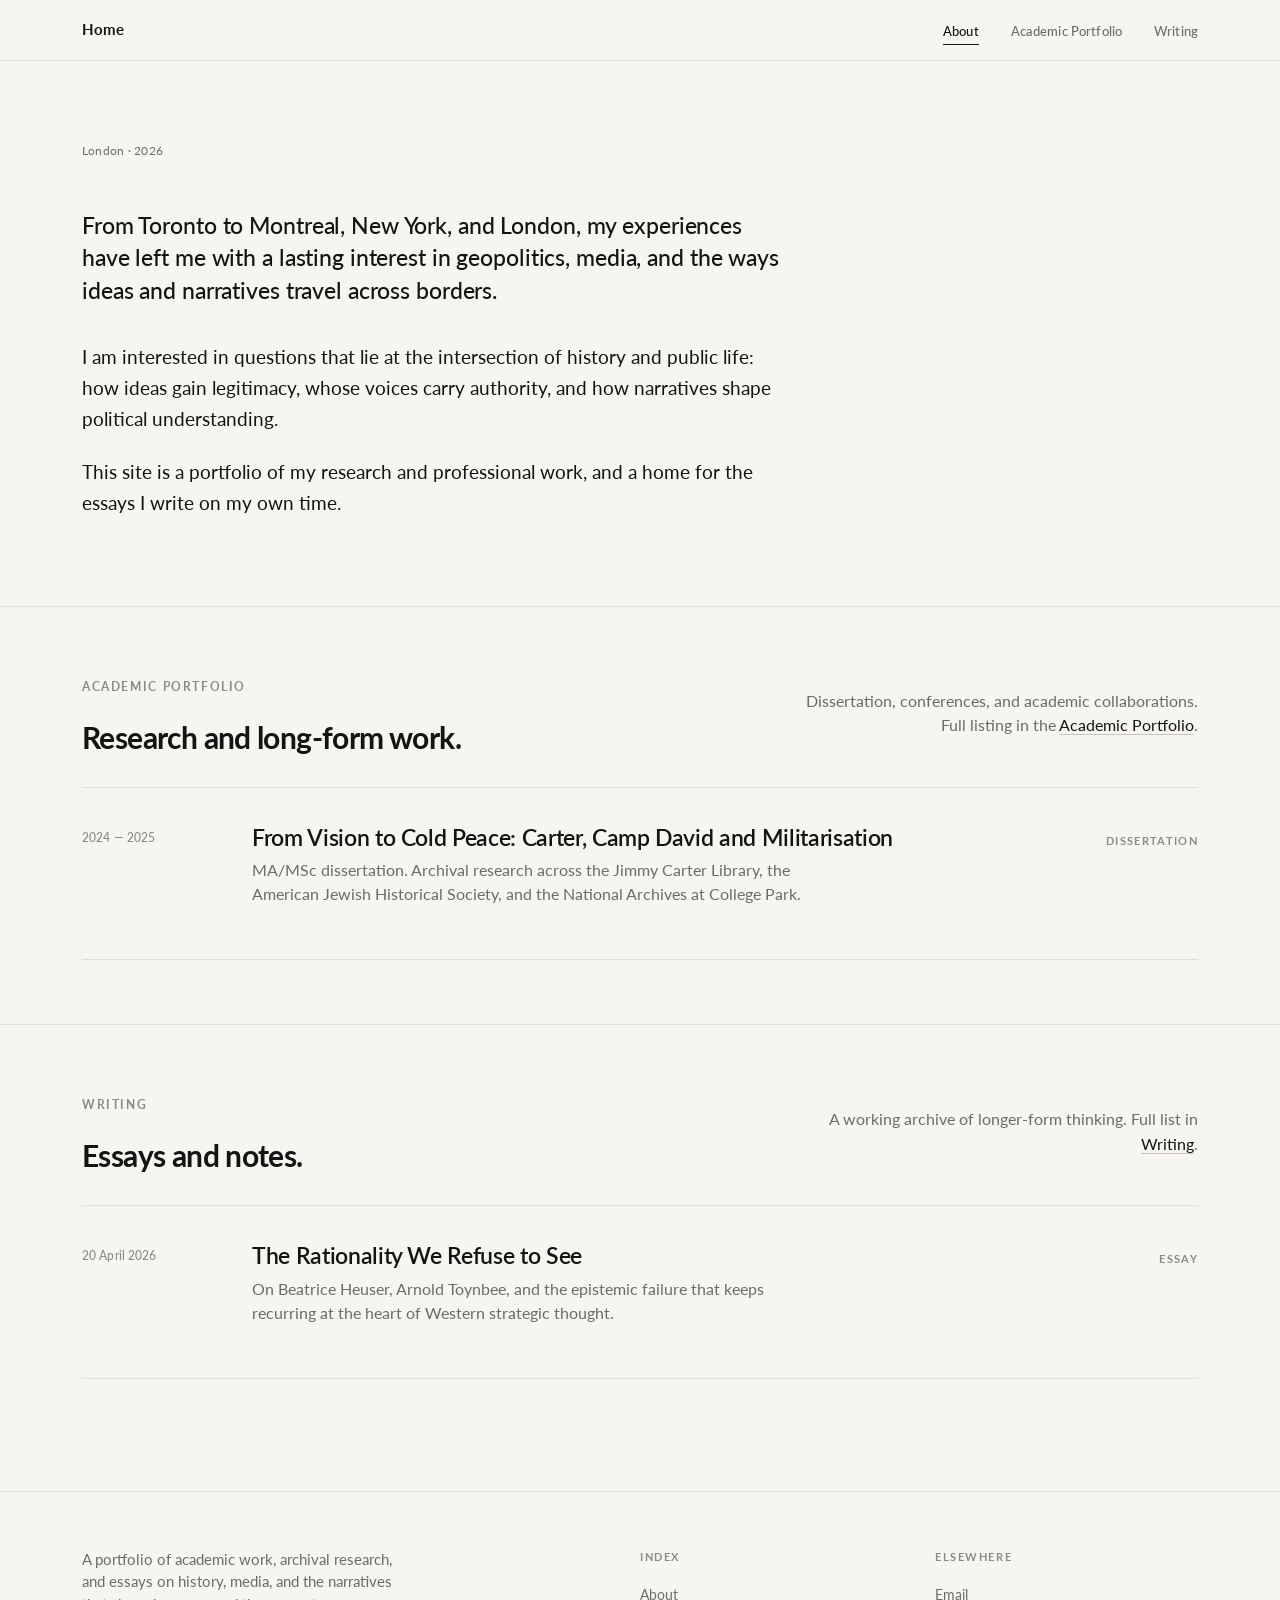
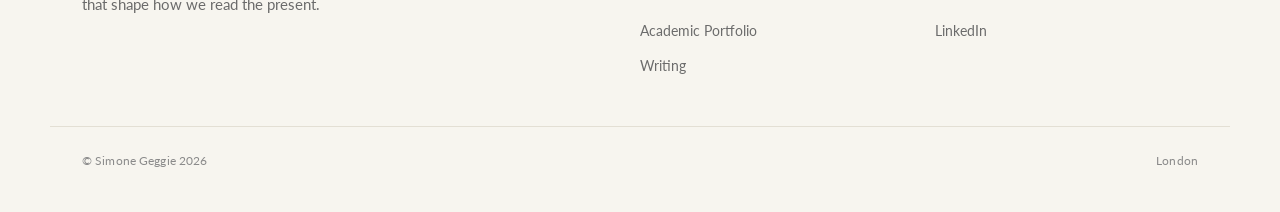
<file: index.html>
<!DOCTYPE html>
<html lang="en">
<head>
<meta charset="UTF-8">
<meta name="viewport" content="width=device-width, initial-scale=1.0">
<title>Simone Raya — Historian, Researcher, Writer</title>
<meta name="description" content="Personal site of Simone Raya. International history, media research, essays.">
<link rel="stylesheet" href="css/style.css">
<link rel="icon" href="data:image/svg+xml,%3Csvg xmlns='http://www.w3.org/2000/svg' viewBox='0 0 100 100'%3E%3Ctext y='.9em' font-size='90' font-weight='700' font-family='sans-serif'%3ES%3C/text%3E%3C/svg%3E">
</head>
<body>

<nav class="nav">
    <div class="nav-inner">
        <a href="index.html" class="nav-brand">Home</a>
        <ul class="nav-links">
            <li><a href="index.html">About</a></li>
            <li><a href="portfolio.html">Academic Portfolio</a></li>
            <li><a href="blog.html">Writing</a></li>
        </ul>
    </div>
</nav>

<section class="hero">
    <div class="container">
        <div class="hero-masthead fade-in">
            <span class="hero-masthead-meta">London · 2026</span>
        </div>

        <div class="hero-body fade-in">

            <p>From Toronto to Montreal, New York, and London, my experiences have left me with a lasting interest in geopolitics, media, and the ways ideas and narratives travel across borders.</p>
            <p>I am interested in questions that lie at the intersection of history and public life: how ideas gain legitimacy, whose voices carry authority, and how narratives shape political understanding.</p>
            <p>This site is a portfolio of my research and professional work, and a home for the essays I write on my own time.</p>
        </div>
    </div>
</section>

<section id="portfolio-preview">
    <div class="container">
        <div class="section-head">
            <div>
                <span class="eyebrow">Academic Portfolio</span>
                <h2 class="section-title">Research and long-form work.</h2>
            </div>
            <p class="section-head-note">Dissertation, conferences, and academic collaborations. Full listing in the <a href="portfolio.html">Academic Portfolio</a>.</p>
        </div>

        <div class="entry-list">
            <article class="entry fade-in">
                <div class="entry-date">2024 — 2025</div>
                <div>
                    <h3 class="entry-title"><a href="dissertation.html">From Vision to Cold Peace: Carter, Camp David and Militarisation</a></h3>
                    <p class="entry-desc">MA/MSc dissertation. Archival research across the Jimmy Carter Library, the American Jewish Historical Society, and the National Archives at College Park.</p>
                </div>
                <span class="entry-tag">Dissertation</span>
            </article>
        </div>
    </div>
</section>

<section id="writing-preview">
    <div class="container">
        <div class="section-head">
            <div>
                <span class="eyebrow">Writing</span>
                <h2 class="section-title">Essays and notes.</h2>
            </div>
            <p class="section-head-note">A working archive of longer-form thinking. Full list in <a href="blog.html">Writing</a>.</p>
        </div>

        <div class="entry-list">
            <article class="entry fade-in">
                <div class="entry-date">20 April 2026</div>
                <div>
                    <h3 class="entry-title"><a href="posts/rationality-we-refuse-to-see.html">The Rationality We Refuse to See</a></h3>
                    <p class="entry-desc">On Beatrice Heuser, Arnold Toynbee, and the epistemic failure that keeps recurring at the heart of Western strategic thought.</p>
                </div>
                <span class="entry-tag">Essay</span>
            </article>
        </div>
    </div>
</section>

<footer>
    <div class="footer-inner">
        <div>
            <p class="footer-tag">A portfolio of academic work, archival research, and essays on history, media, and the narratives that shape how we read the present.</p>
        </div>
        <div>
            <p class="footer-label">Index</p>
            <ul class="footer-list">
                <li><a href="index.html">About</a></li>
                <li><a href="portfolio.html">Academic Portfolio</a></li>
                <li><a href="blog.html">Writing</a></li>
            </ul>
        </div>
        <div>
            <p class="footer-label">Elsewhere</p>
            <ul class="footer-list">
                <li><a href="mailto:simone.geggie@gmail.com">Email</a></li>
                <li><a href="https://www.linkedin.com/in/simone-geggie" target="_blank" rel="noopener">LinkedIn</a></li>
            </ul>
        </div>
    </div>
    <div class="footer-meta">
        <span>© Simone Geggie 2026</span>
        <span>London</span>
    </div>
</footer>

<script src="js/main.js"></script>
</body>
</html>
</file>
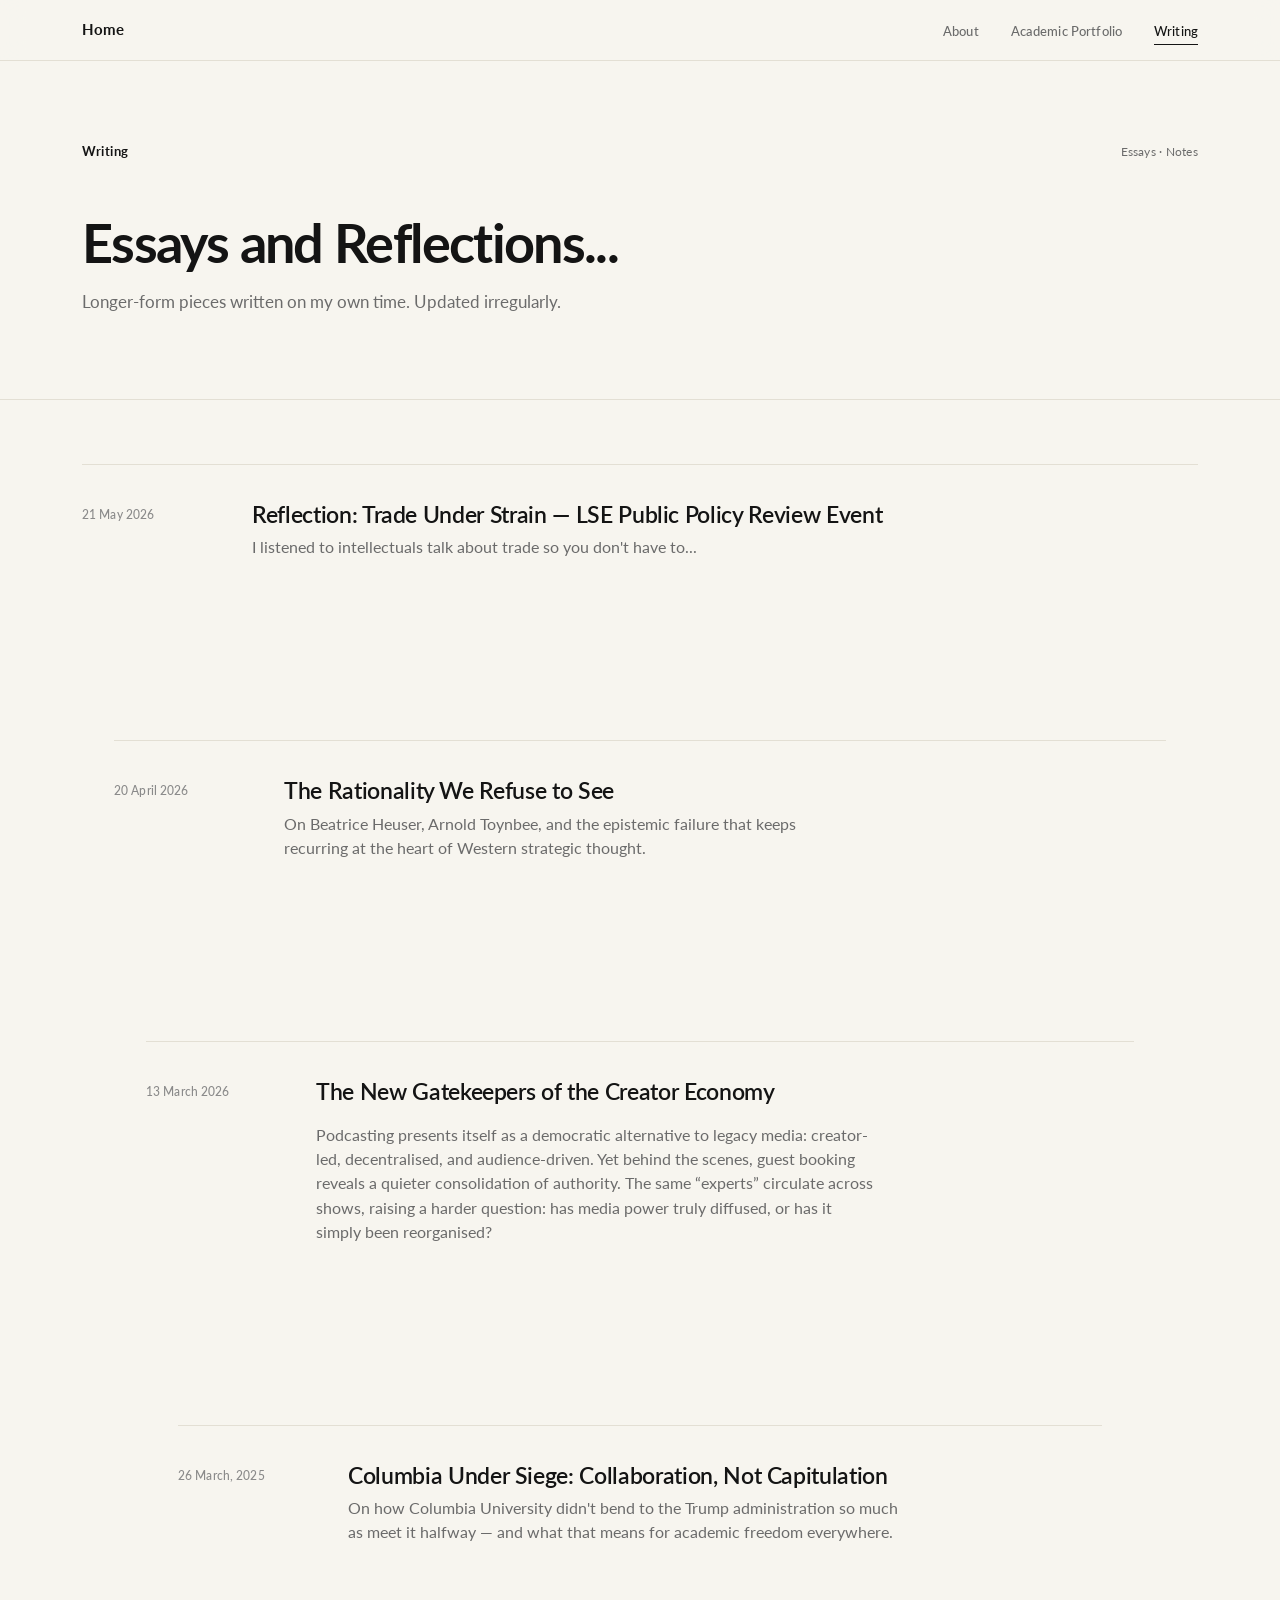
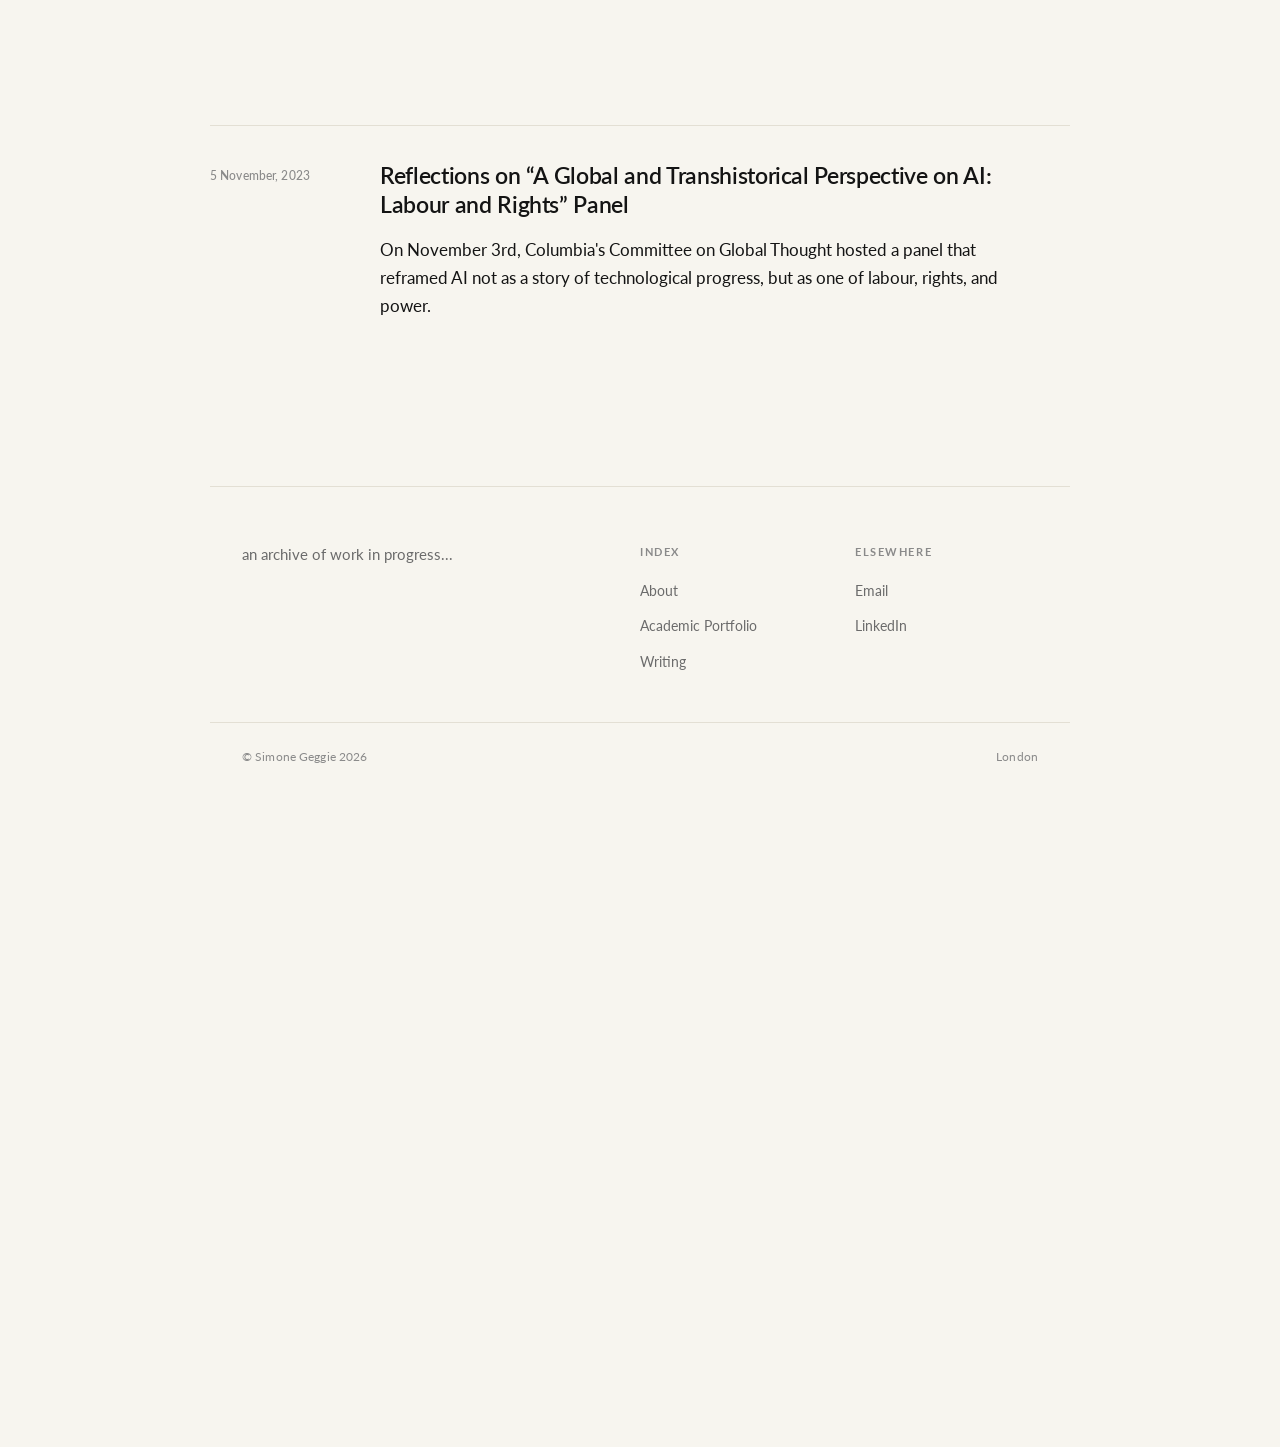
<file: blog.html>
<!DOCTYPE html>
<html lang="en">
<head>
<meta charset="UTF-8">
<meta name="viewport" content="width=device-width, initial-scale=1.0">
<title>Writing — Simone Raya</title>
<meta name="description" content="Essays by Simone Raya on history, media, and geopolitics.">
<link rel="stylesheet" href="css/style.css">
<link rel="icon" href="data:image/svg+xml,%3Csvg xmlns='http://www.w3.org/2000/svg' viewBox='0 0 100 100'%3E%3Ctext y='.9em' font-size='90' font-weight='700' font-family='sans-serif'%3ES%3C/text%3E%3C/svg%3E">
</head>
<body>

<nav class="nav">
    <div class="nav-inner">
        <a href="index.html" class="nav-brand">Home</a>
        <ul class="nav-links">
            <li><a href="index.html">About</a></li>
            <li><a href="portfolio.html">Academic Portfolio</a></li>
            <li><a href="blog.html">Writing</a></li>
        </ul>
    </div>
</nav>

<section class="hero">
    <div class="container">
        <div class="hero-masthead fade-in">
            <span class="hero-masthead-name">Writing</span>
            <span class="hero-masthead-meta">Essays · Notes</span>
        </div>
        <div class="fade-in" style="max-width: 640px;">
            <h1 style="margin-bottom: 1rem;">Essays and Reflections...</h1>
            <p style="font-size: 1.08rem; color: var(--text-muted); line-height: 1.55;">Longer-form pieces written on my own time. Updated irregularly.</p>
        </div>
    </div>
</section>

<section>
    <div class="container">
        <div class="entry-list">

            <article class="entry fade-in">
                <div class="entry-date">21 May 2026</div>
                <div>
                    <h3 class="entry-title"><a href="posts/LSEPublicPolicyEvent.html">Reflection: Trade Under Strain — LSE Public Policy Review Event</a></h3>
                    <p class="entry-desc">I listened to intellectuals talk about trade so you don't have to...</p>

                </div>
            </article>
<section>

<section>
    <div class="container">
        <div class="entry-list">

            <article class="entry fade-in">
                <div class="entry-date">20 April 2026</div>
                <div>
                    <h3 class="entry-title"><a href="posts/rationality-we-refuse-to-see.html">The Rationality We Refuse to See</a></h3>
                    <p class="entry-desc">On Beatrice Heuser, Arnold Toynbee, and the epistemic failure that keeps recurring at the heart of Western strategic thought.</p>
                </div>
            </article>
<section>

<section>
    <div class="container">
        <div class="entry-list">

            <article class="entry fade-in">
                <div class="entry-date">13 March 2026</div>
                <div>
                    <h3 class="entry-title"><a href="posts/The-New-Gatekeepers.html">The New Gatekeepers of the Creator Economy
                <p class="entry-desc"> </a></h3>
                    <p class="entry-desc">Podcasting presents itself as a democratic alternative to legacy media: creator-led, decentralised, and audience-driven. Yet behind the scenes, guest booking reveals a quieter consolidation of authority. The same “experts” circulate across shows, raising a harder question: has media power truly diffused, or has it simply been reorganised?</p>
                </div>
            </article>
<section>
        
<section>
    <div class="container">
        <div class="entry-list">

            <article class="entry fade-in">
                <div class="entry-date">26 March, 2025</div>
                <div>
                    <h3 class="entry-title"><a href="posts/columbia-under-siege.html">Columbia Under Siege: Collaboration, Not Capitulation</a></h3>
                    <p class="entry-desc">On how Columbia University didn't bend to the Trump administration so much as meet it halfway — and what that means for academic freedom everywhere.</p>
                </div>
            </article>
<section>

<section>
    <div class="container">
        <div class="entry-list">

            <article class="entry fade-in">
                <div class="entry-date">5 November, 2023</div>
                <div>
                    <h3 class="entry-title"><a href="posts/transhistorical-perspective.html">Reflections on “A Global and Transhistorical Perspective on AI: Labour and Rights” Panel</a></h3>
                  <p class="entry-desc"> </a></h3>
                    <p class="entry-dsc">On November 3rd, Columbia's Committee on Global Thought hosted a panel that reframed AI not as a story of technological progress, but as one of labour, rights, and power.</p>
                </div>
            </article>
<section>    
    

<footer>
    <div class="footer-inner">
        <div>
            <p class="footer-tag">an archive of work in progress...</p>
        </div>
        <div>
            <p class="footer-label">Index</p>
            <ul class="footer-list">
                <li><a href="index.html">About</a></li>
                <li><a href="portfolio.html">Academic Portfolio</a></li>
                <li><a href="blog.html">Writing</a></li>
            </ul>
        </div>
        <div>
              <p class="footer-label">Elsewhere</p>
            <ul class="footer-list">
                <li><a href="mailto:simone.geggie@gmail.com">Email</a></li>
                <li><a href="https://www.linkedin.com/in/simone-geggie" target="_blank" rel="noopener">LinkedIn</a></li>
        </div>
    </div>
    <div class="footer-meta">
        <span>© Simone Geggie 2026</span>
        <span>London</span>
    </div>
</footer>

<script src="js/main.js"></script>
</body>
</html>
</file>
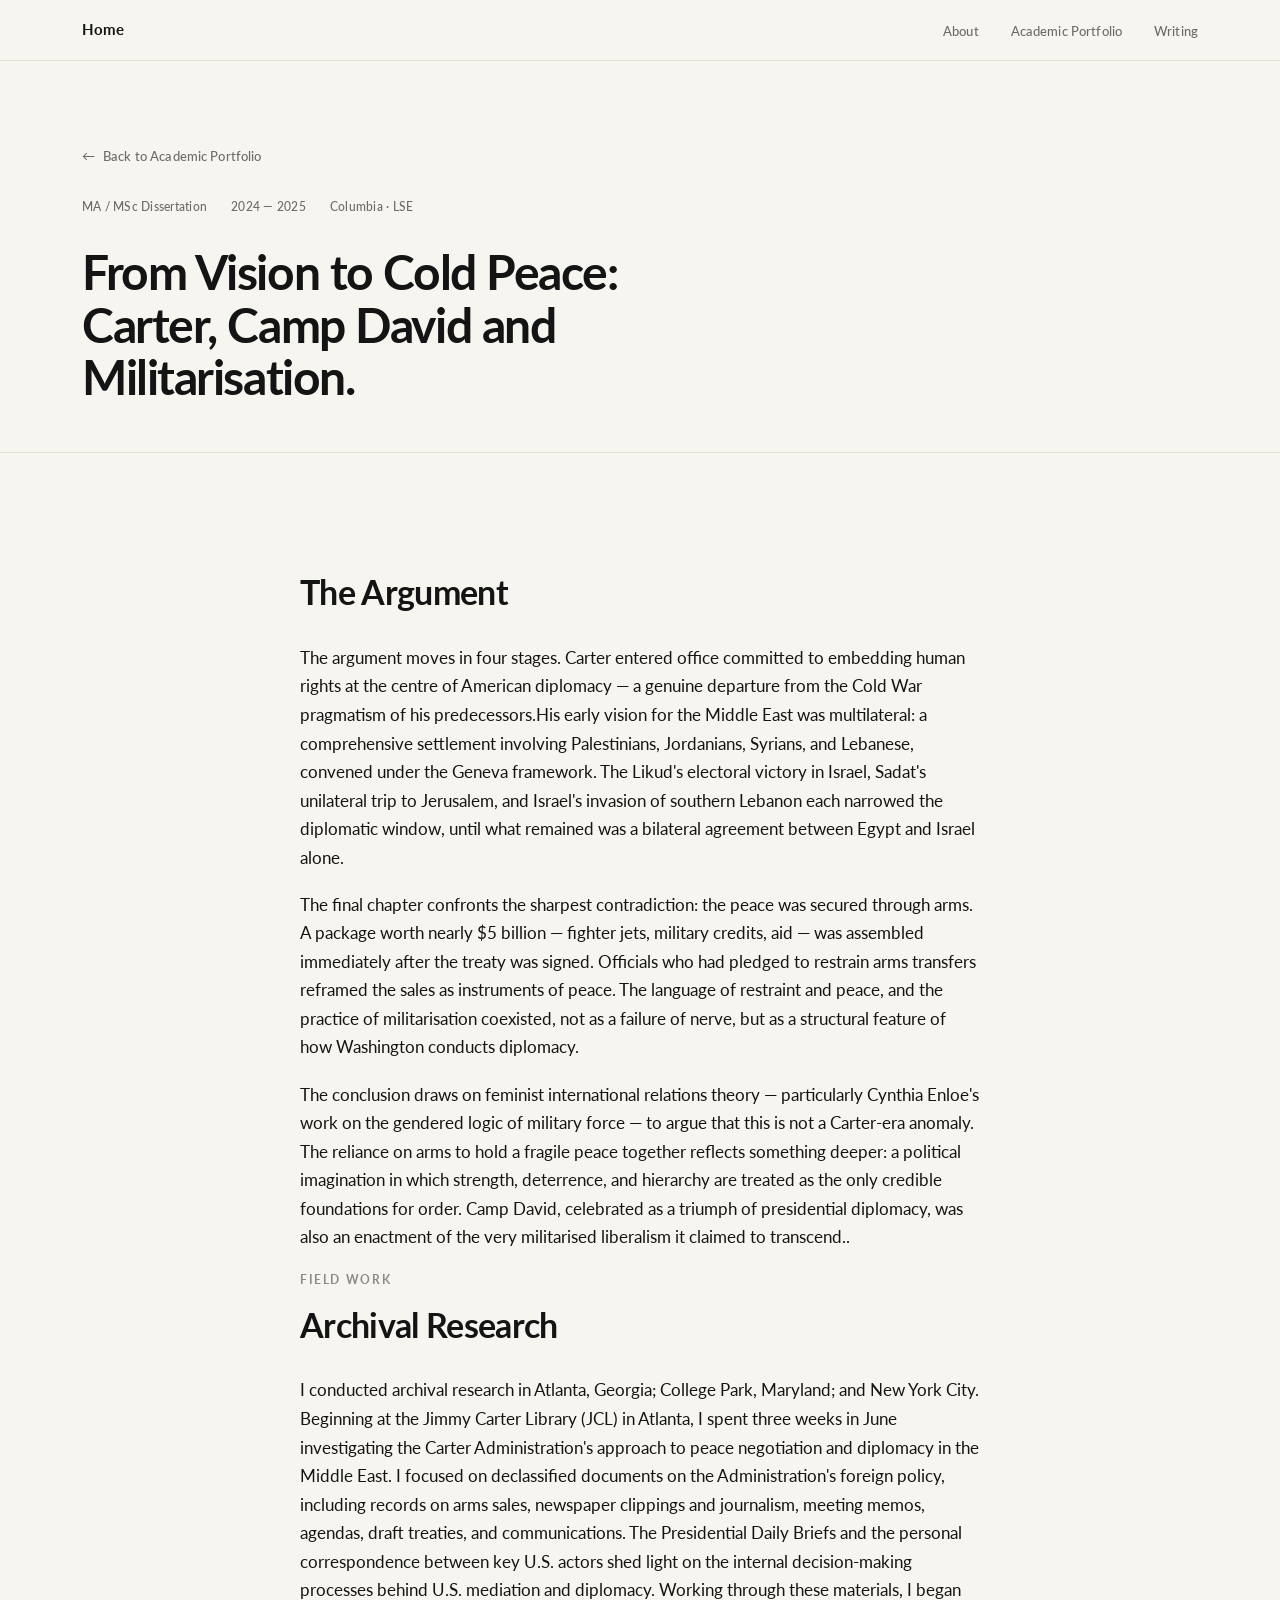
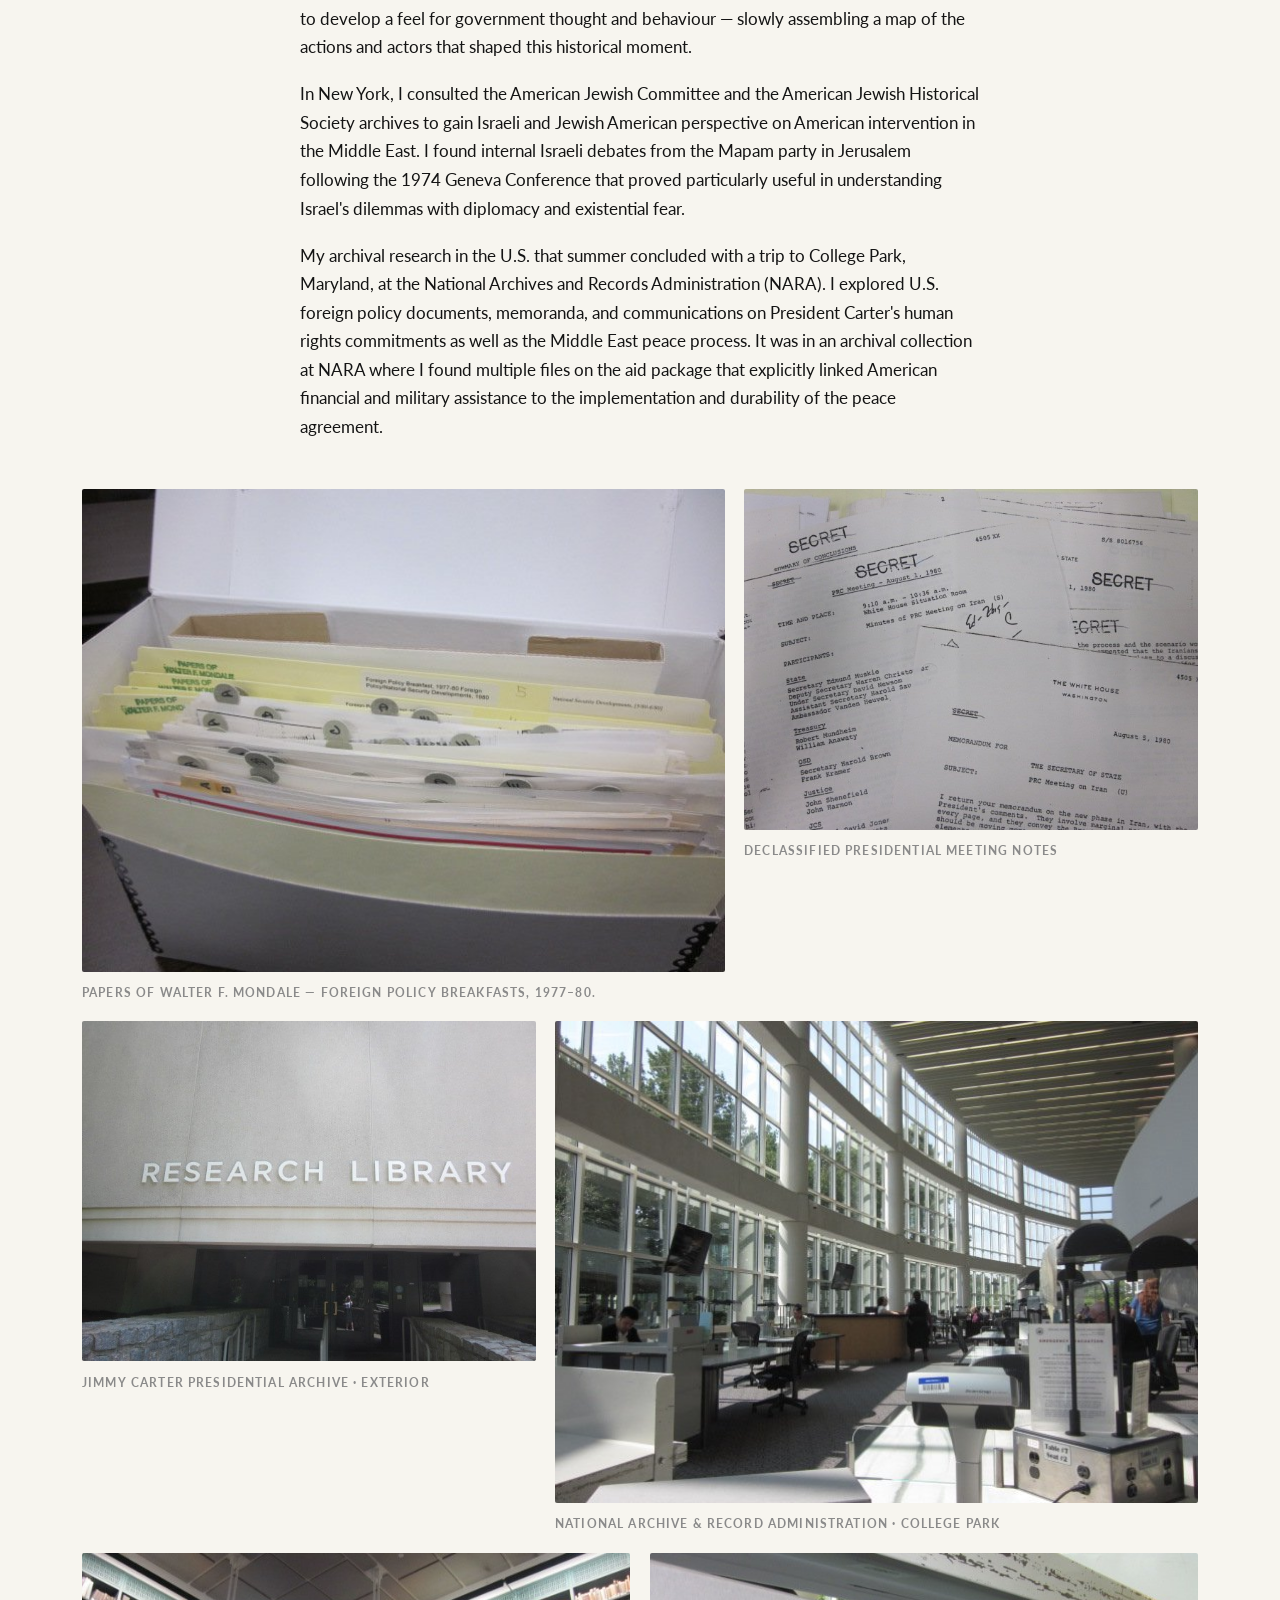
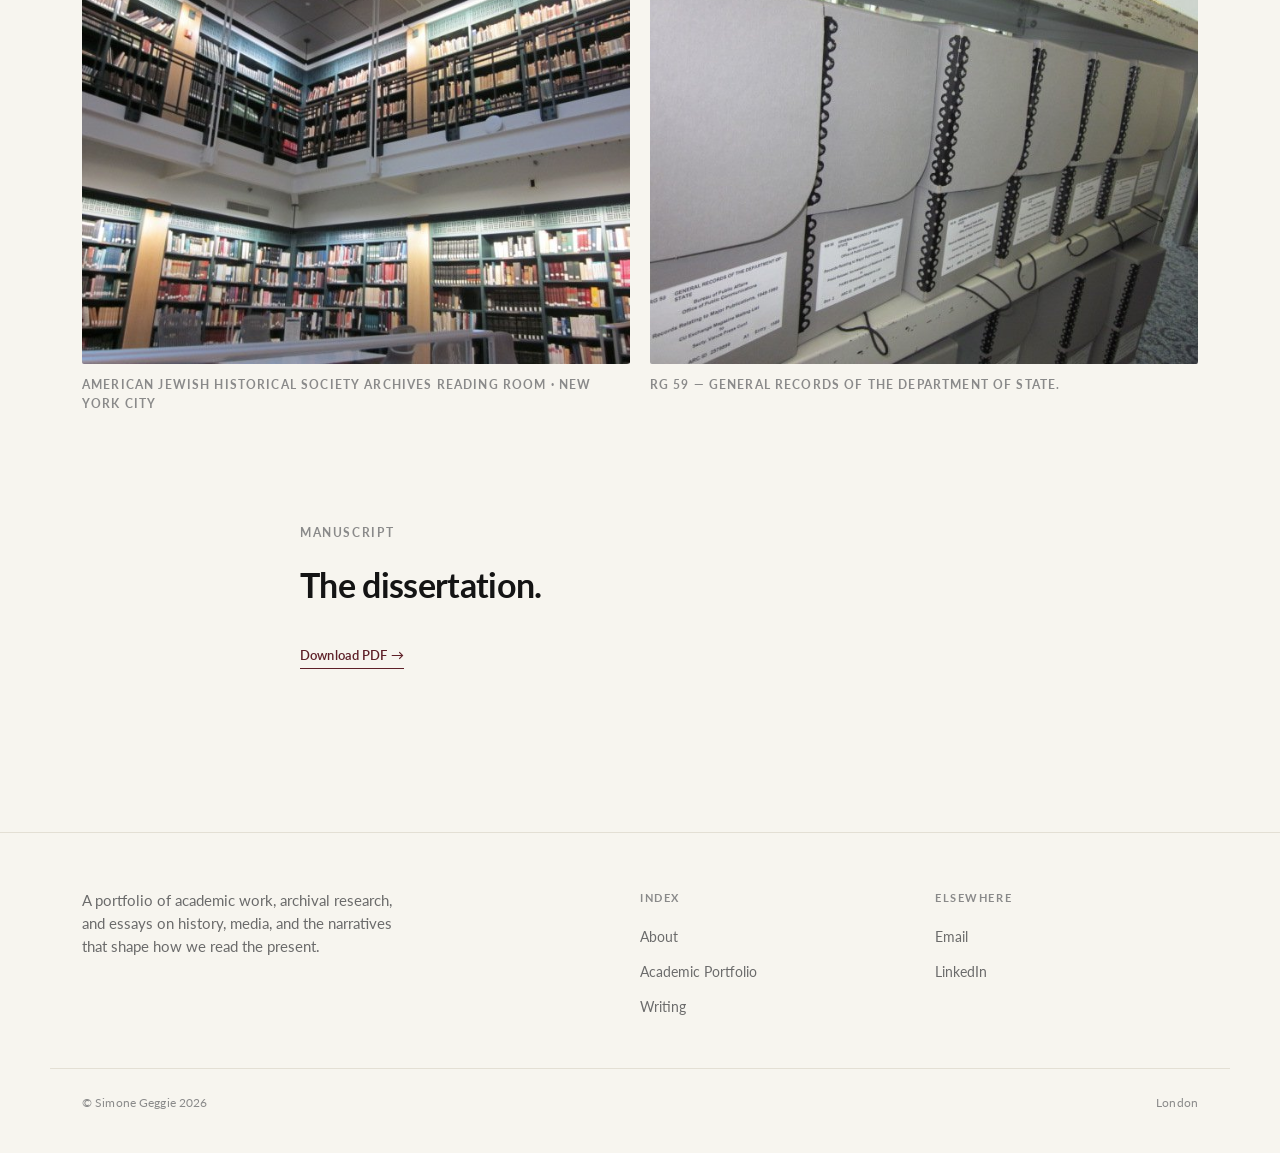
<file: dissertation.html>
<!DOCTYPE html>
<html lang="en">
<head>
<meta charset="UTF-8">
<meta name="viewport" content="width=device-width, initial-scale=1.0">
<title>From Vision to Cold Peace — Simone Raya</title>
<meta name="description" content="Dissertation: Carter, Camp David and Militarisation. Archival research across Atlanta, New York, and College Park.">
<link rel="stylesheet" href="css/style.css">
<link rel="icon" href="data:image/svg+xml,%3Csvg xmlns='http://www.w3.org/2000/svg' viewBox='0 0 100 100'%3E%3Ctext y='.9em' font-size='90' font-weight='700' font-family='sans-serif'%3ES%3C/text%3E%3C/svg%3E">
</head>
<body>

<nav class="nav">
    <div class="nav-inner">
        <a href="index.html" class="nav-brand">Home</a>
        <ul class="nav-links">
            <li><a href="index.html">About</a></li>
            <li><a href="portfolio.html">Academic Portfolio</a></li>
            <li><a href="blog.html">Writing</a></li>
        </ul>
    </div>
</nav>

<div class="article-header">
    <div class="container">
        <a href="portfolio.html" class="back-link">Back to Academic Portfolio</a>
        <div class="article-meta">
            <span>MA / MSc Dissertation</span>
            <span>2024 — 2025</span>
            <span>Columbia · LSE</span>
        </div>
        <h1 class="article-title">From Vision to Cold Peace: Carter, Camp David and Militarisation.</h1>
    </div>
</div>

<section>
    <div class="container">
        <div class="archive-intro fade-in" style="margin-top: 3.5rem;">
            <h2>The Argument</h2>
            <p>The argument moves in four stages. Carter entered office committed to embedding human rights at the centre of American diplomacy — a genuine departure from the Cold War pragmatism of his predecessors.His early vision for the Middle East was multilateral: a comprehensive settlement involving Palestinians, Jordanians, Syrians, and Lebanese, convened under the Geneva framework. The Likud's electoral victory in Israel, Sadat's unilateral trip to Jerusalem, and Israel's invasion of southern Lebanon each narrowed the diplomatic window, until what remained was a bilateral agreement between Egypt and Israel alone.</p>
            <p>The final chapter confronts the sharpest contradiction: the peace was secured through arms. A package worth nearly $5 billion — fighter jets, military credits, aid — was assembled immediately after the treaty was signed. Officials who had pledged to restrain arms transfers reframed the sales as instruments of peace. The language of restraint and peace, and the practice of militarisation coexisted, not as a failure of nerve, but as a structural feature of how Washington conducts diplomacy.</p>
            <p>The conclusion draws on feminist international relations theory — particularly Cynthia Enloe's work on the gendered logic of military force — to argue that this is not a Carter-era anomaly. The reliance on arms to hold a fragile peace together reflects something deeper: a political imagination in which strength, deterrence, and hierarchy are treated as the only credible foundations for order. Camp David, celebrated as a triumph of presidential diplomacy, was also an enactment of the very militarised liberalism it claimed to transcend..</p>

            <span class="eyebrow">Field work</span>
            <h2>Archival Research</h2>

            <p>I conducted archival research in Atlanta, Georgia; College Park, Maryland; and New York City. Beginning at the Jimmy Carter Library (JCL) in Atlanta, I spent three weeks in June investigating the Carter Administration's approach to peace negotiation and diplomacy in the Middle East. I focused on declassified documents on the Administration's foreign policy, including records on arms sales, newspaper clippings and journalism, meeting memos, agendas, draft treaties, and communications. The Presidential Daily Briefs and the personal correspondence between key U.S. actors shed light on the internal decision-making processes behind U.S. mediation and diplomacy. Working through these materials, I began to develop a feel for government thought and behaviour — slowly assembling a map of the actions and actors that shaped this historical moment.</p>

            <p>In New York, I consulted the American Jewish Committee and the American Jewish Historical Society archives to gain Israeli and Jewish American perspective on American intervention in the Middle East. I found internal Israeli debates from the Mapam party in Jerusalem following the 1974 Geneva Conference that proved particularly useful in understanding Israel's dilemmas with diplomacy and existential fear.</p>

            <p>My archival research in the U.S. that summer concluded with a trip to College Park, Maryland, at the National Archives and Records Administration (NARA). I explored U.S. foreign policy documents, memoranda, and communications on President Carter's human rights commitments as well as the Middle East peace process. It was in an archival collection at NARA where I found multiple files on the aid package that explicitly linked American financial and military assistance to the implementation and durability of the peace agreement.</p>
        </div>

        <div class="archive-grid">
            <figure class="g-a fade-in">
                <img src="assets/archival/box-mondale-papers.png" alt="Archival box containing papers of Walter F. Mondale">
                <figcaption>Papers of Walter F. Mondale — Foreign Policy Breakfasts, 1977–80.</figcaption>
            </figure>
            <figure class="g-b fade-in">
                <img src="assets/archival/prc-memos.png" alt="SECRET-stamped PRC memoranda on Iran, 1980">
                 <figcaption>Declassified presidential meeting notes</figcaption>
            </figure>
            <figure class="g-c fade-in">
                <img src="assets/archival/research-library-exterior.png" alt="Exterior of a research library">
                <figcaption> <figcaption>Jimmy Carter Presidential Archive · Exterior </figcaption>
            </figure>
            <figure class="g-d fade-in">
                <img src="assets/archival/research-library-interior.png" alt="Reading room interior with tall windows">
                <figcaption>National Archive & Record Administration · College Park</figcaption>
            </figure>
            <figure class="g-e fade-in">
                <img src="assets/archival/archive-stacks.png" alt="Two storey library stacks">
                <figcaption>American Jewish Historical Society Archives Reading Room · New York City</figcaption>
            </figure>
            <figure class="g-f fade-in">
                <img src="assets/archival/rg59-boxes.png" alt="Record Group 59 archival boxes on trolleys">
                <figcaption>RG 59 — General Records of the Department of State.</figcaption>
            </figure>
        </div>

        <div class="measure" style="margin: 4rem auto 0; padding: 2.5rem 0 2rem;">
            <span class="eyebrow">Manuscript</span>
            <h2 style="font-size: clamp(1.6rem, 2.8vw, 2.1rem); font-weight: 700; margin-bottom: 1.2rem; letter-spacing: -0.02em;">The dissertation.</h2>
            <p style="margin-top: 1.5rem;">
              <a href="/after-the-fact/assets/Dissertation.pdf" class="port-link">Download PDF →</a>
            </p>
        </div>
    </div>
</section>

<footer>
    <div class="footer-inner">
        <div>
            <p class="footer-tag">A portfolio of academic work, archival research, and essays on history, media, and the narratives that shape how we read the present.</p>
        </div>
        <div>
            <p class="footer-label">Index</p>
            <ul class="footer-list">
                <li><a href="index.html">About</a></li>
                <li><a href="portfolio.html">Academic Portfolio</a></li>
                <li><a href="blog.html">Writing</a></li>
            </ul>
        </div>
        <div>
            <p class="footer-label">Elsewhere</p>
            <ul class="footer-list">
         <li><a href="mailto:simone.geggie@gmail.com">Email</a></li>
        <li><a href="https://www.linkedin.com/in/simone-geggie" target="_blank" rel="noopener">LinkedIn</a></li>
            </ul>
        </div>
    </div>
    <div class="footer-meta">
        <span>© Simone Geggie 2026</span>
        <span>London</span>
    </div>
</footer>

<script src="js/main.js"></script>
</body>
</html>
</file>
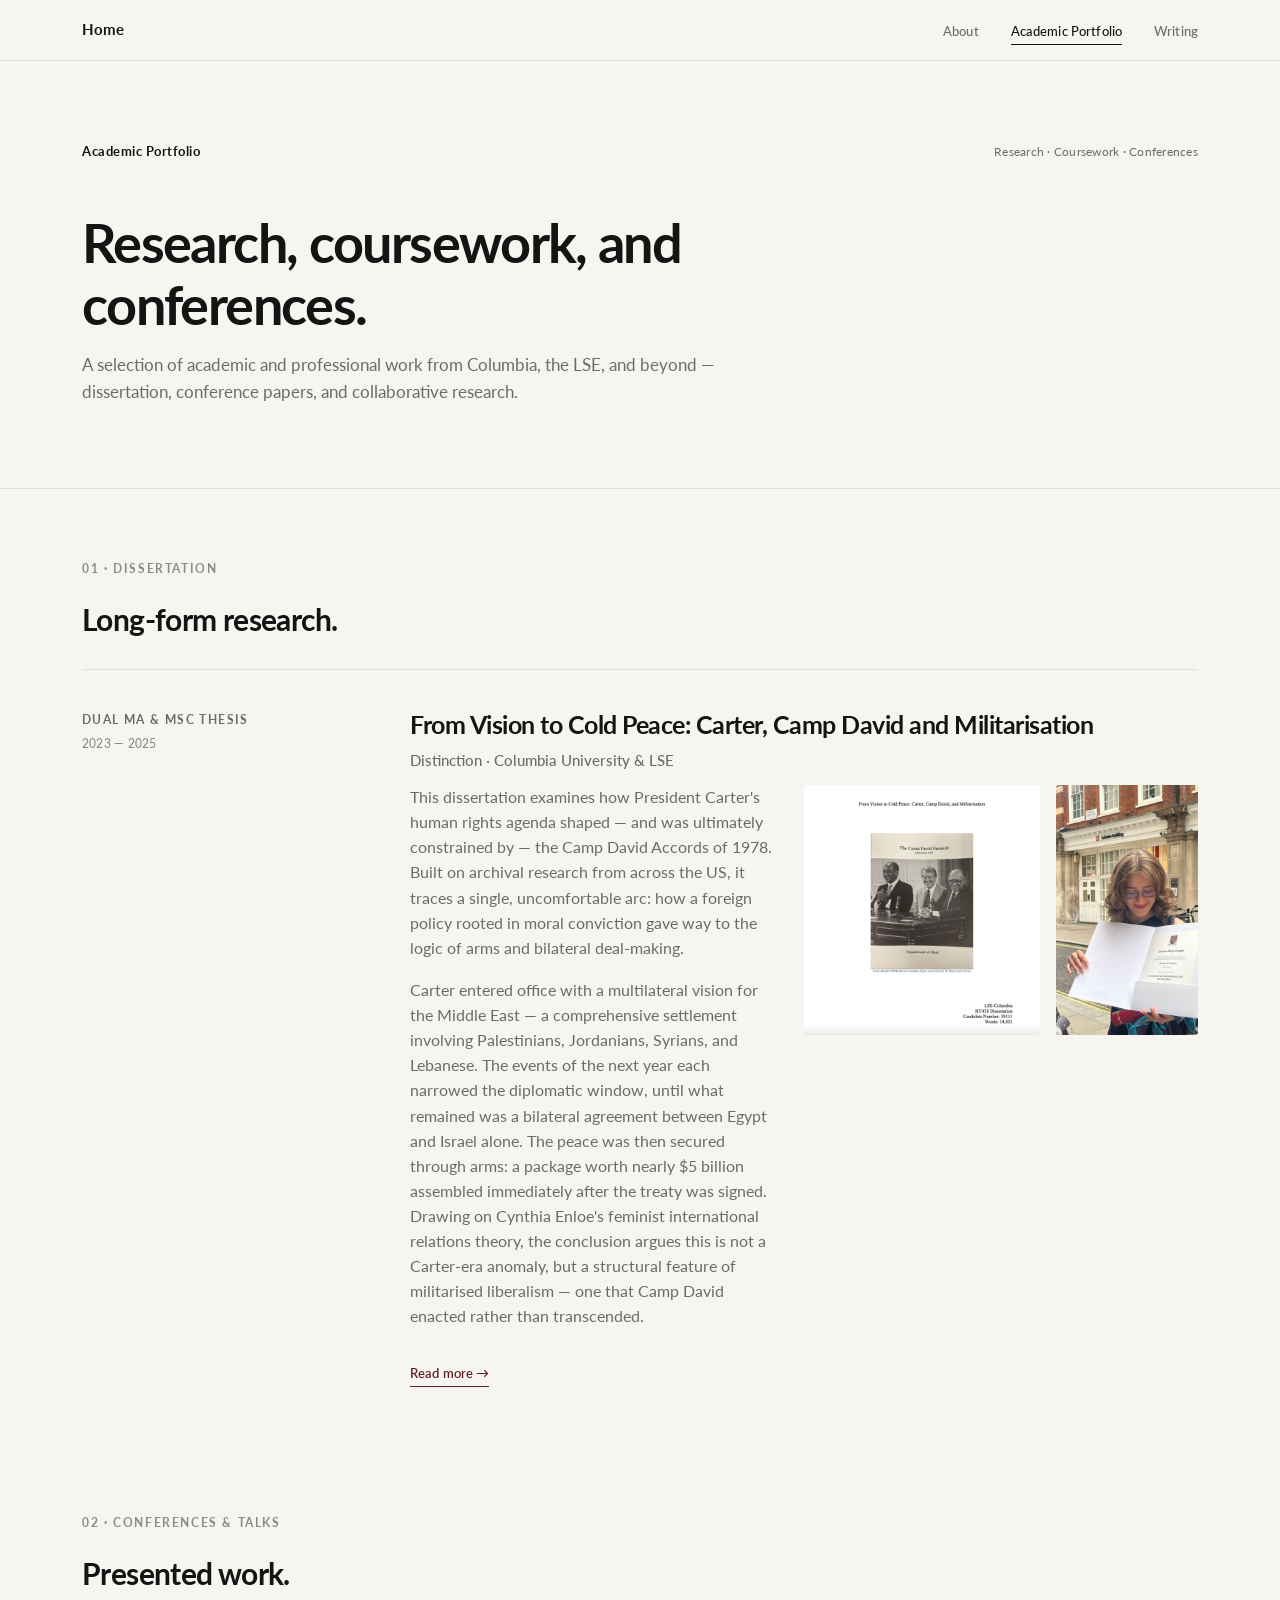
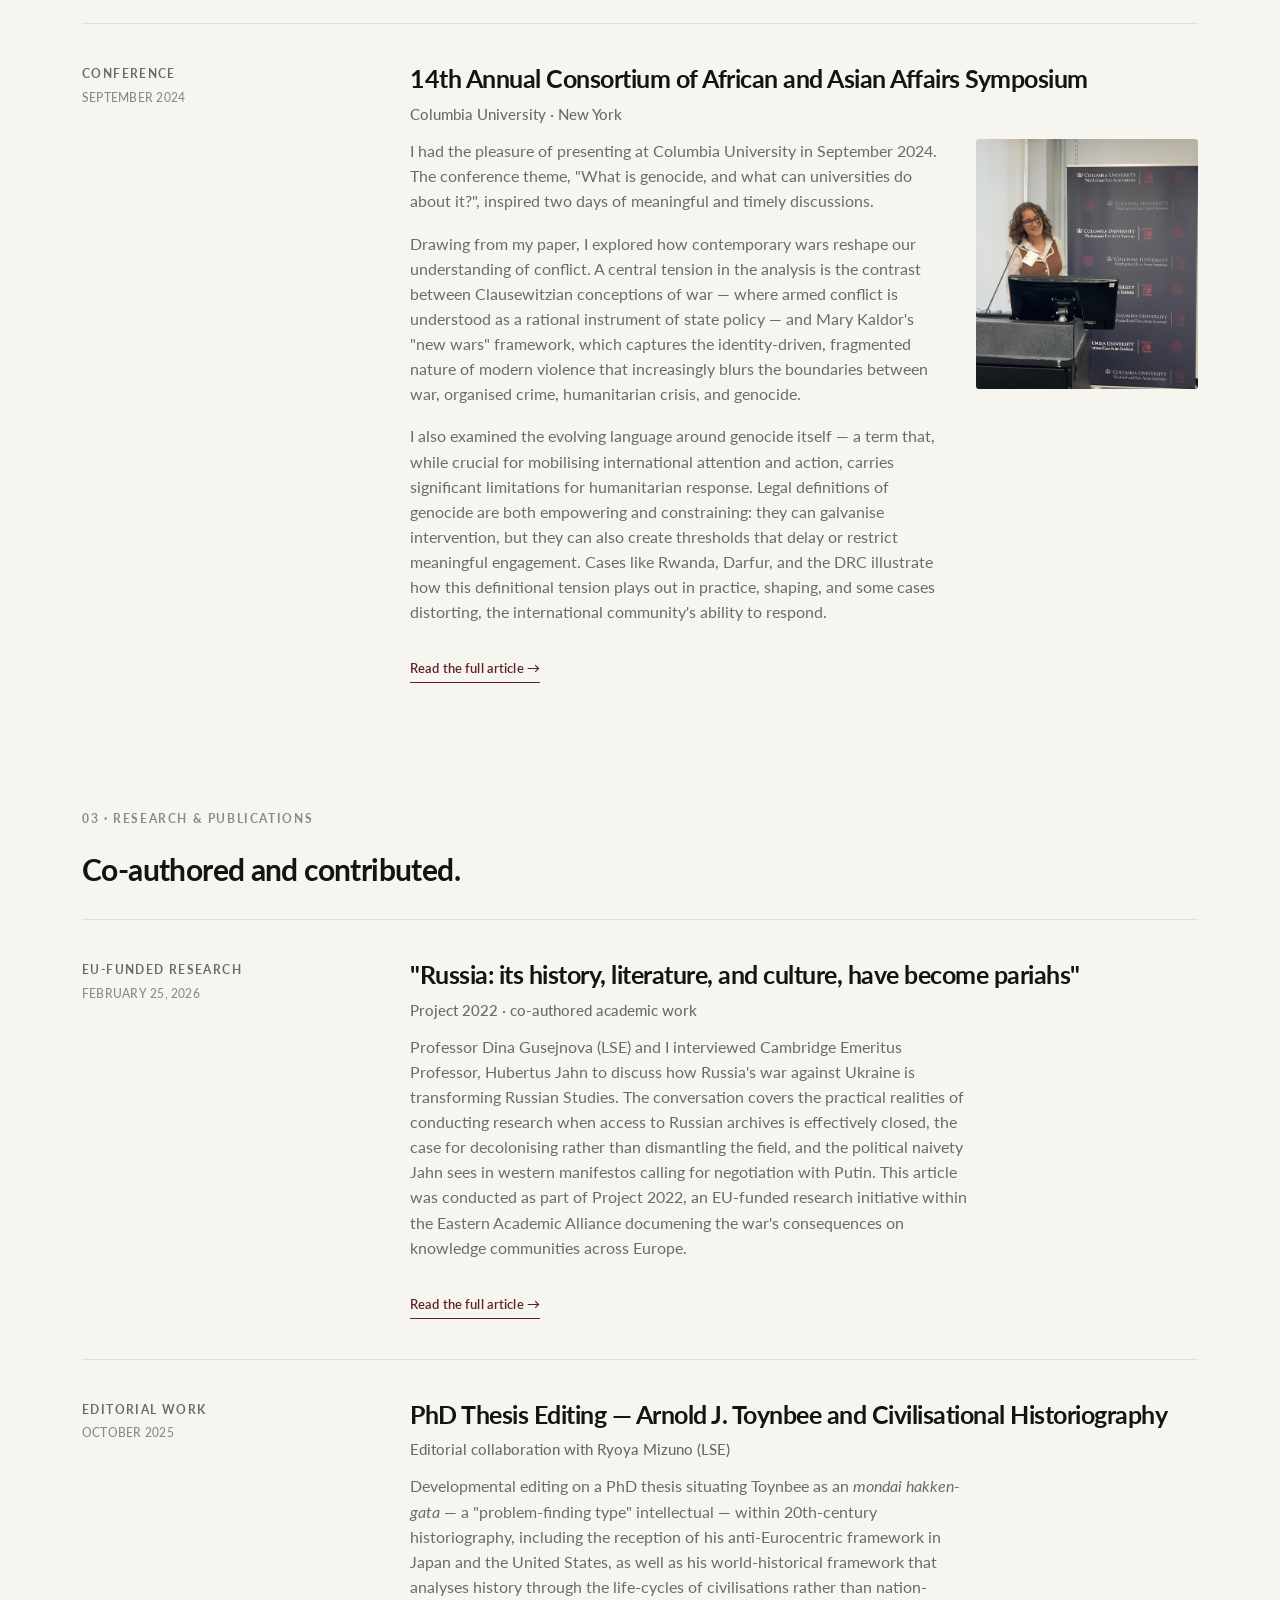
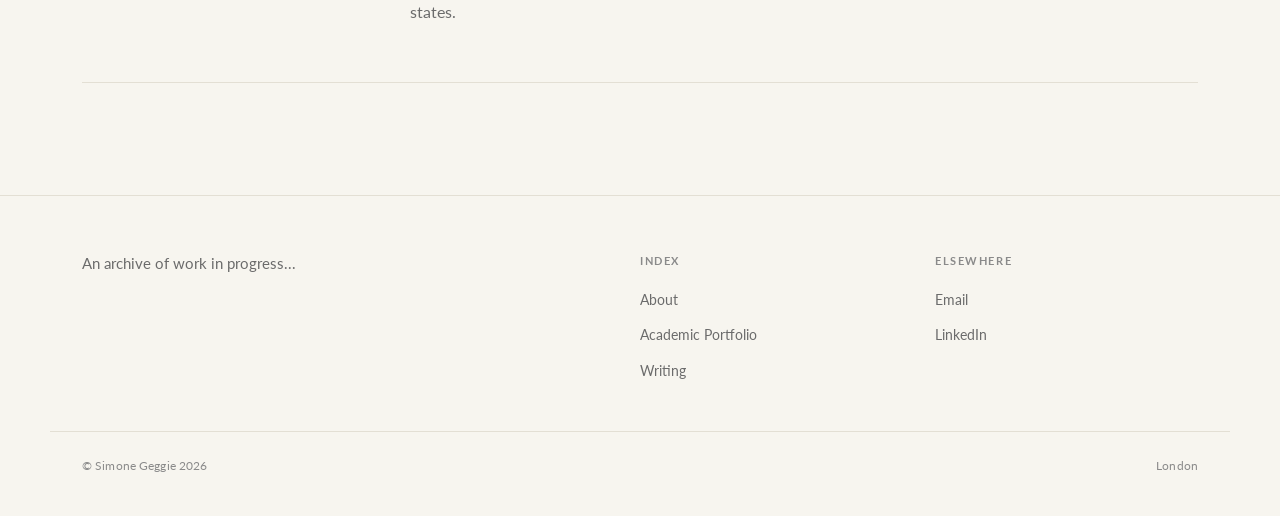
<file: portfolio.html>
<!DOCTYPE html>
<html lang="en">
<head>
<meta charset="UTF-8">
<meta name="viewport" content="width=device-width, initial-scale=1.0">
<title>Academic Portfolio — Simone Raya</title>
<meta name="description" content="Dissertation, conferences, and academic research by Simone Raya.">
<link rel="stylesheet" href="css/style.css">
<link rel="icon" href="data:image/svg+xml,%3Csvg xmlns='http://www.w3.org/2000/svg' viewBox='0 0 100 100'%3E%3Ctext y='.9em' font-size='90' font-weight='700' font-family='sans-serif'%3ES%3C/text%3E%3C/svg%3E">
</head>
<body>

<nav class="nav">
    <div class="nav-inner">
        <a href="index.html" class="nav-brand">Home</a>
        <ul class="nav-links">
            <li><a href="index.html">About</a></li>
            <li><a href="portfolio.html">Academic Portfolio</a></li>
            <li><a href="blog.html">Writing</a></li>
        </ul>
    </div>
</nav>

<section class="hero">
    <div class="container">
        <div class="hero-masthead fade-in">
            <span class="hero-masthead-name">Academic Portfolio</span>
            <span class="hero-masthead-meta">Research · Coursework · Conferences</span>
        </div>
        <div class="fade-in" style="max-width: 640px;">
            <h1 style="margin-bottom: 1rem;">Research, coursework, and conferences.</h1>
            <p style="font-size: 1.08rem; color: var(--text-muted); line-height: 1.55;">A selection of academic and professional work from Columbia, the LSE, and beyond — dissertation, conference papers, and collaborative research.</p>
        </div>
    </div>
</section>

<section>
    <div class="container">

        <div class="section-head">
            <div>
                <span class="eyebrow">01 · Dissertation</span>
                <h2 class="section-title">Long-form research.</h2>
            </div>
        </div>

        <article class="port-item fade-in">
            <div class="port-label">
                Dual MA & MSc Thesis
                <span class="year">2023 — 2025</span>
            </div>
            <div>
                <h3 class="port-title"><a href="dissertation.html">From Vision to Cold Peace: Carter, Camp David and Militarisation</a></h3>
                <p class="port-venue">Distinction · Columbia University &amp; LSE</p>
                <div class="port-content-flex">
                    <div class="port-text">
                         <p class="port-desc"> This dissertation examines how President Carter's human rights agenda shaped — and was ultimately constrained by — the Camp David Accords of 1978. Built on archival research from across the US, it traces a single, uncomfortable arc: how a foreign policy rooted in moral conviction gave way to the logic of arms and bilateral deal-making.</p>
                         <p class="port-desc"> Carter entered office with a multilateral vision for the Middle East — a comprehensive settlement involving Palestinians, Jordanians, Syrians, and Lebanese. The events of the next year each narrowed the diplomatic window, until what remained was a bilateral agreement between Egypt and Israel alone. The peace was then secured through arms: a package worth nearly $5 billion assembled immediately after the treaty was signed. Drawing on Cynthia Enloe's feminist international relations theory, the conclusion argues this is not a Carter-era anomaly, but a structural feature of militarised liberalism — one that Camp David enacted rather than transcended.</p>

                        <a href="dissertation.html" class="port-link">Read more →</a>
                    </div>
                    <div class="port-images">
                        <img src="photos/dissertationimage.jpeg">
                        <img src="photos/graduationimage.jpeg">
                    </div>
                </div>
            </div>
        </article>

        <div class="section-head" style="margin-top: 5rem;">
            <div>
                <span class="eyebrow">02 · Conferences &amp; Talks</span>
                <h2 class="section-title">Presented work.</h2>
            </div>
        </div>

        <article class="port-item fade-in">
            <div class="port-label">
                Conference
                <span class="year">September 2024</span>
            </div>
            <div>
                <h3 class="port-title">14th Annual Consortium of African and Asian Affairs Symposium</h3>
                <p class="port-venue">Columbia University · New York</p>
                <div class="port-content-flex">
                    <div class="port-text">
                        <p class="port-desc">I had the pleasure of presenting at Columbia University in September 2024. The conference theme, "What is genocide, and what can universities do about it?",  inspired two days of meaningful and timely discussions.</p>
                        <p class="port-desc">Drawing from my paper, I explored how contemporary wars reshape our understanding of conflict. A central tension in the analysis is the contrast between Clausewitzian conceptions of war — where armed conflict is understood as a rational instrument of state policy — and Mary Kaldor's "new wars" framework, which captures the identity-driven, fragmented nature of modern violence that increasingly blurs the boundaries between war, organised crime, humanitarian crisis, and genocide.</p>
                        <p class="port-desc">I also examined the evolving language around genocide itself — a term that, while crucial for mobilising international attention and action, carries significant limitations for humanitarian response. Legal definitions of genocide are both empowering and constraining: they can galvanise intervention, but they can also create thresholds that delay or restrict meaningful engagement. Cases like Rwanda, Darfur, and the DRC illustrate how this definitional tension plays out in practice, shaping, and some cases distorting, the international community's ability to respond.</p>
                        <a href="https://weai.columbia.edu/sites/weai.columbia.edu/files/content/Files/CAAS%202024%20Proceedings%20041825.pdf" target="_blank" rel="noopener" class="port-link">Read the full article →</a>
                    </div>
                    <div class="port-images">
                        <img src="photos/CAAS.jpeg">
                    </div>
                </div>
            </div>
        </article>

        <div class="section-head" style="margin-top: 5rem;">
            <div>
                <span class="eyebrow">03 · Research &amp; Publications</span>
                <h2 class="section-title">Co-authored and contributed.</h2>
            </div>
        </div>

        <article class="port-item fade-in">
            <div class="port-label">
                EU-funded research
                <span class="year">February 25, 2026</span>
            </div>
            <div>
                <h3 class="port-title">"Russia: its history, literature, and culture, have become pariahs"</h3>
                <p class="port-venue">Project 2022 · co-authored academic work</p>
                <p class="port-desc">Professor Dina Gusejnova (LSE) and I interviewed Cambridge Emeritus Professor, Hubertus Jahn to discuss how Russia's war against Ukraine is transforming Russian Studies. The conversation covers the practical realities of conducting research when access to Russian archives is effectively closed, the case for decolonising rather than dismantling the field, and the political naivety Jahn sees in western manifestos calling for negotiation with Putin. 
                This article was conducted as part of Project 2022, an EU-funded research initiative within the Eastern Academic Alliance documening the war's consequences on knowledge communities across Europe.</p>
                <a href="https://neweasterneurope.eu/2026/02/25/russia-its-history-literature-and-culture-have-become-pariahs/" target="_blank" rel="noopener" class="port-link">Read the full article →</a>
            </div>
        </article>

        <article class="port-item fade-in">
            <div class="port-label">
                Editorial work
                <span class="year">October 2025</span>
            </div>
            <div>
                <h3 class="port-title">PhD Thesis Editing — Arnold J. Toynbee and Civilisational Historiography</h3>
                <p class="port-venue">Editorial collaboration with Ryoya Mizuno (LSE)</p>
                <p class="port-desc">Developmental editing on a PhD thesis situating Toynbee as an <em>mondai hakken-gata</em> — a "problem-finding type" intellectual — within 20th-century historiography, including the reception of his anti-Eurocentric framework in Japan and the United States, as well as his world-historical framework that analyses history through the life-cycles of civilisations rather than nation-states.</p>
            </div>
        </article>

    </div>
</section>

<footer>
    <div class="footer-inner">
        <div>
            <p class="footer-tag">An archive of work in progress...</p>
        </div>
        <div>
            <p class="footer-label">Index</p>
            <ul class="footer-list">
                <li><a href="index.html">About</a></li>
                <li><a href="portfolio.html">Academic Portfolio</a></li>
                <li><a href="blog.html">Writing</a></li>
            </ul>
        </div>
        <div>
            <p class="footer-label">Elsewhere</p>
            <ul class="footer-list">
                <li><a href="mailto:simone.geggie@gmail.com">Email</a></li>
                <li><a href="https://www.linkedin.com/in/simone-geggie" target="_blank" rel="noopener">LinkedIn</a></li>
            </ul>
        </div>
    </div>
    <div class="footer-meta">
        <span>© Simone Geggie 2026</span>
        <span>London</span>
    </div>
</footer>

<script src="js/main.js"></script>
</body>
</html>
</file>
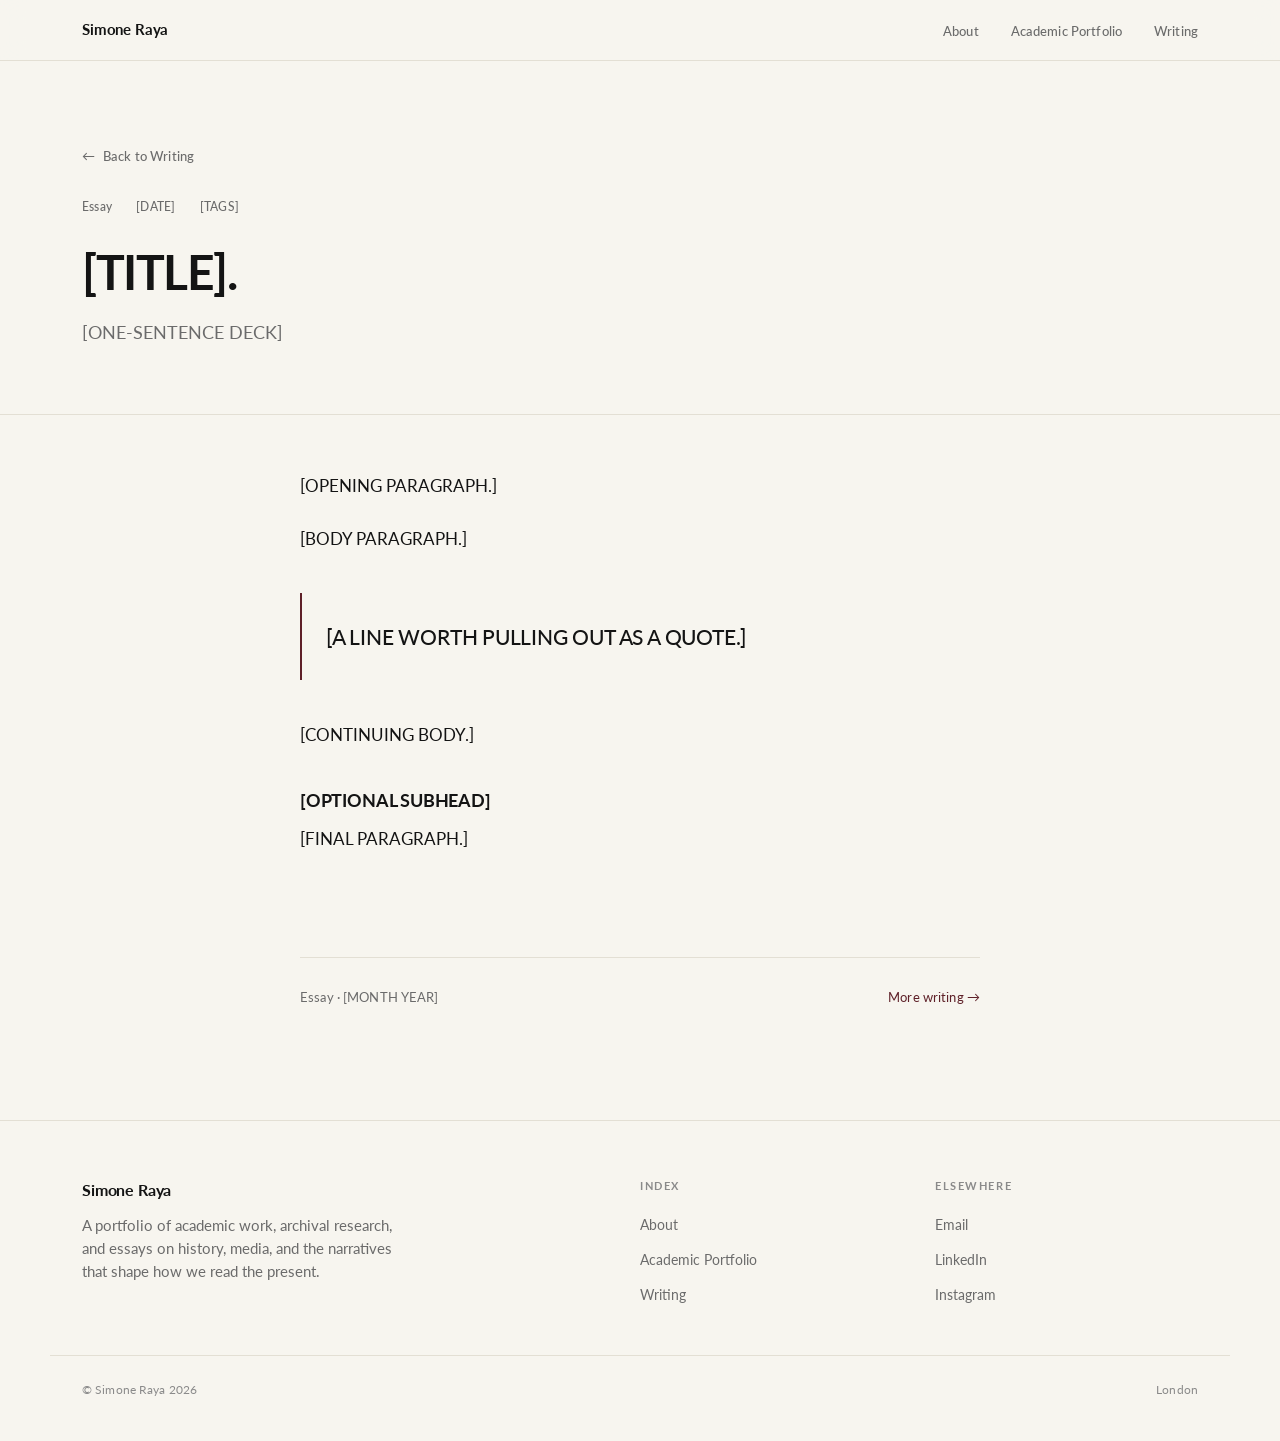
<file: posts/_template.html>
<!DOCTYPE html>
<html lang="en">
<head>
<meta charset="UTF-8">
<meta name="viewport" content="width=device-width, initial-scale=1.0">
<title>[TITLE] — Simone Raya</title>
<meta name="description" content="[ONE-LINE DESCRIPTION]">
<link rel="stylesheet" href="../css/style.css">
<link rel="icon" href="data:image/svg+xml,%3Csvg xmlns='http://www.w3.org/2000/svg' viewBox='0 0 100 100'%3E%3Ctext y='.9em' font-size='90' font-weight='700' font-family='sans-serif'%3ES%3C/text%3E%3C/svg%3E">
</head>
<body>

<nav class="nav">
    <div class="nav-inner">
        <a href="../index.html" class="nav-brand">Simone Raya</a>
        <ul class="nav-links">
            <li><a href="../index.html">About</a></li>
            <li><a href="../portfolio.html">Academic Portfolio</a></li>
            <li><a href="../blog.html">Writing</a></li>
        </ul>
    </div>
</nav>

<div class="article-header">
    <div class="container">
        <a href="../blog.html" class="back-link">Back to Writing</a>
        <div class="article-meta">
            <span>Essay</span>
            <span>[DATE]</span>
            <span>[TAGS]</span>
        </div>
        <h1 class="article-title">[TITLE].</h1>
        <p class="article-subtitle">[ONE-SENTENCE DECK]</p>
    </div>
</div>

<article class="article-body">
    <p>[OPENING PARAGRAPH.]</p>

    <p>[BODY PARAGRAPH.]</p>

    <blockquote class="pull-quote">[A LINE WORTH PULLING OUT AS A QUOTE.]</blockquote>

    <p>[CONTINUING BODY.]</p>

    <h3>[OPTIONAL SUBHEAD]</h3>

    <p>[FINAL PARAGRAPH.]</p>
</article>

<div class="container">
    <div class="article-footer">
        <span>Essay · [MONTH YEAR]</span>
        <span><a href="../blog.html" style="border: none; color: var(--accent);">More writing →</a></span>
    </div>
</div>

<footer>
    <div class="footer-inner">
        <div>
            <p class="footer-brand">Simone Raya</p>
            <p class="footer-tag">A portfolio of academic work, archival research, and essays on history, media, and the narratives that shape how we read the present.</p>
        </div>
        <div>
            <p class="footer-label">Index</p>
            <ul class="footer-list">
                <li><a href="../index.html">About</a></li>
                <li><a href="../portfolio.html">Academic Portfolio</a></li>
                <li><a href="../blog.html">Writing</a></li>
            </ul>
        </div>
        <div>
            <p class="footer-label">Elsewhere</p>
            <ul class="footer-list">
                <li><a href="mailto:hello@example.com">Email</a></li>
                <li><a href="#">LinkedIn</a></li>
                <li><a href="#">Instagram</a></li>
            </ul>
        </div>
    </div>
    <div class="footer-meta">
        <span>© Simone Raya 2026</span>
        <span>London</span>
    </div>
</footer>

<script src="../js/main.js"></script>
</body>
</html>
</file>
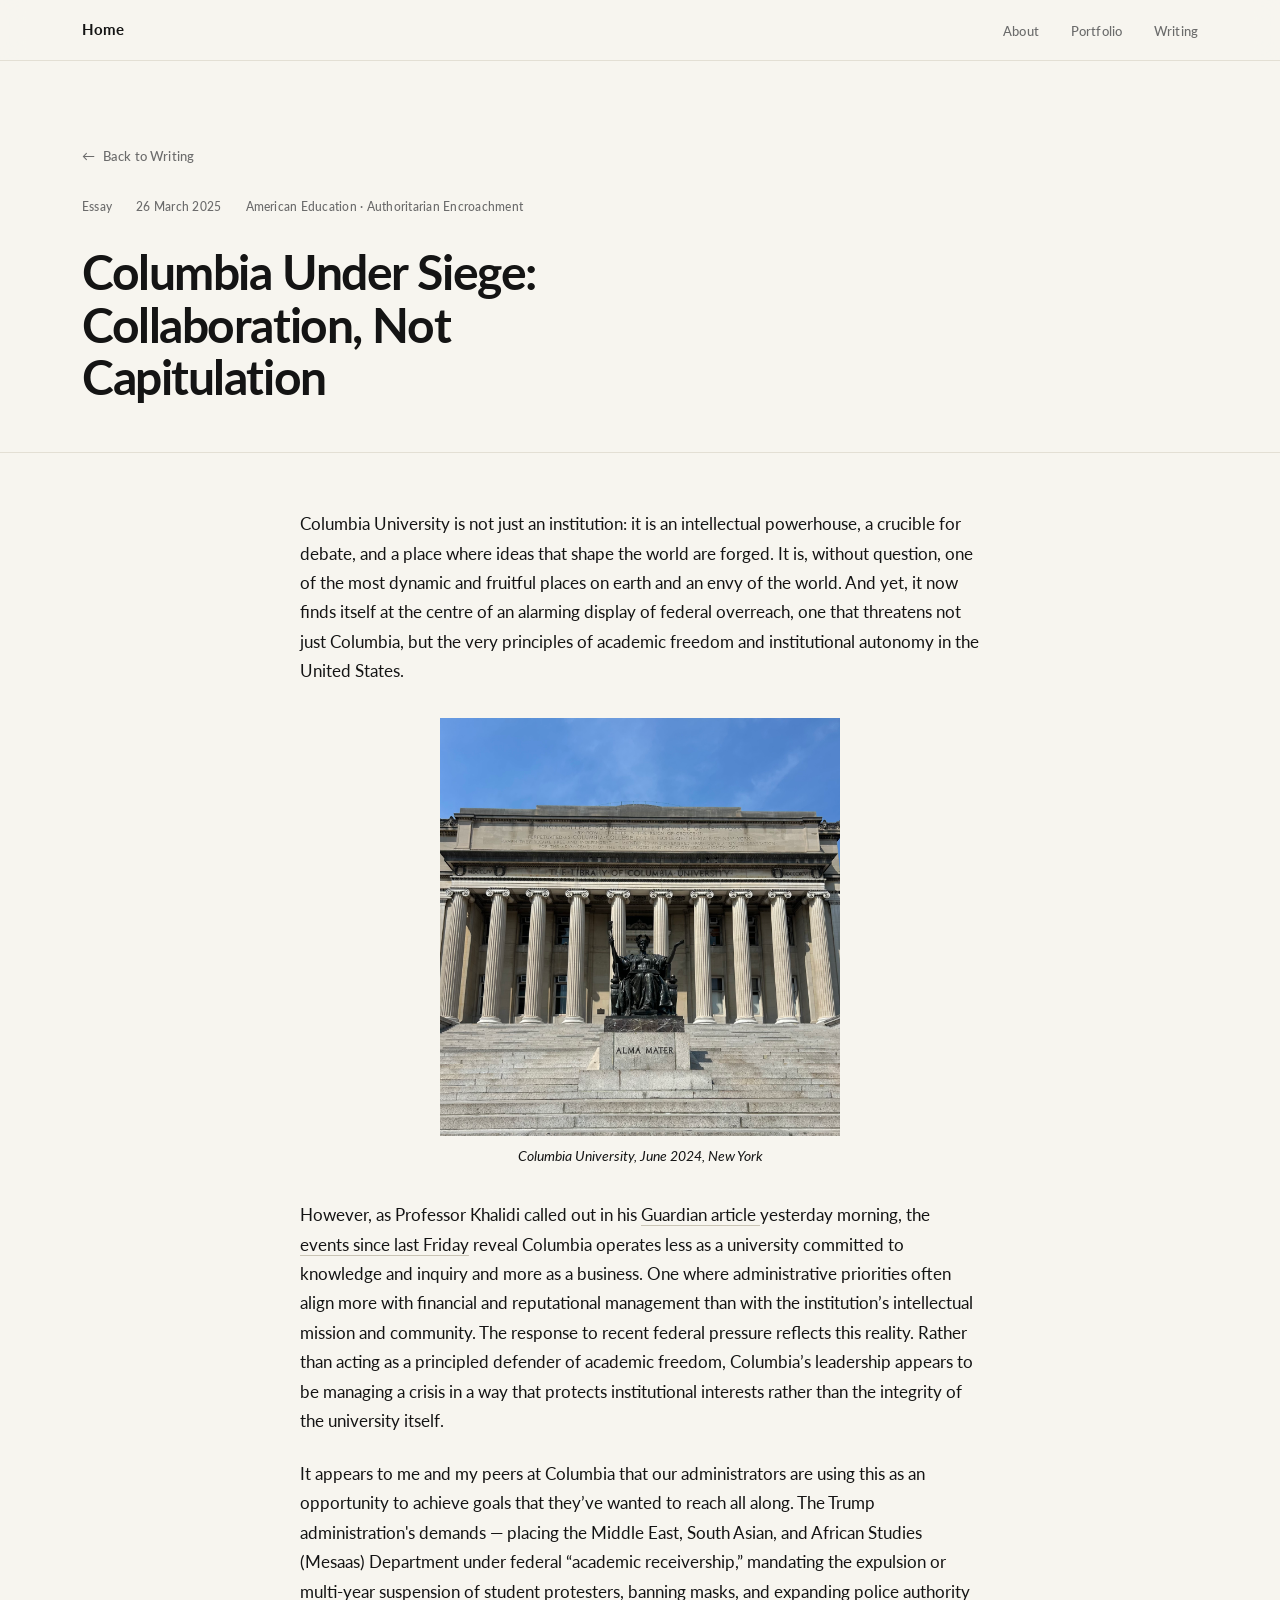
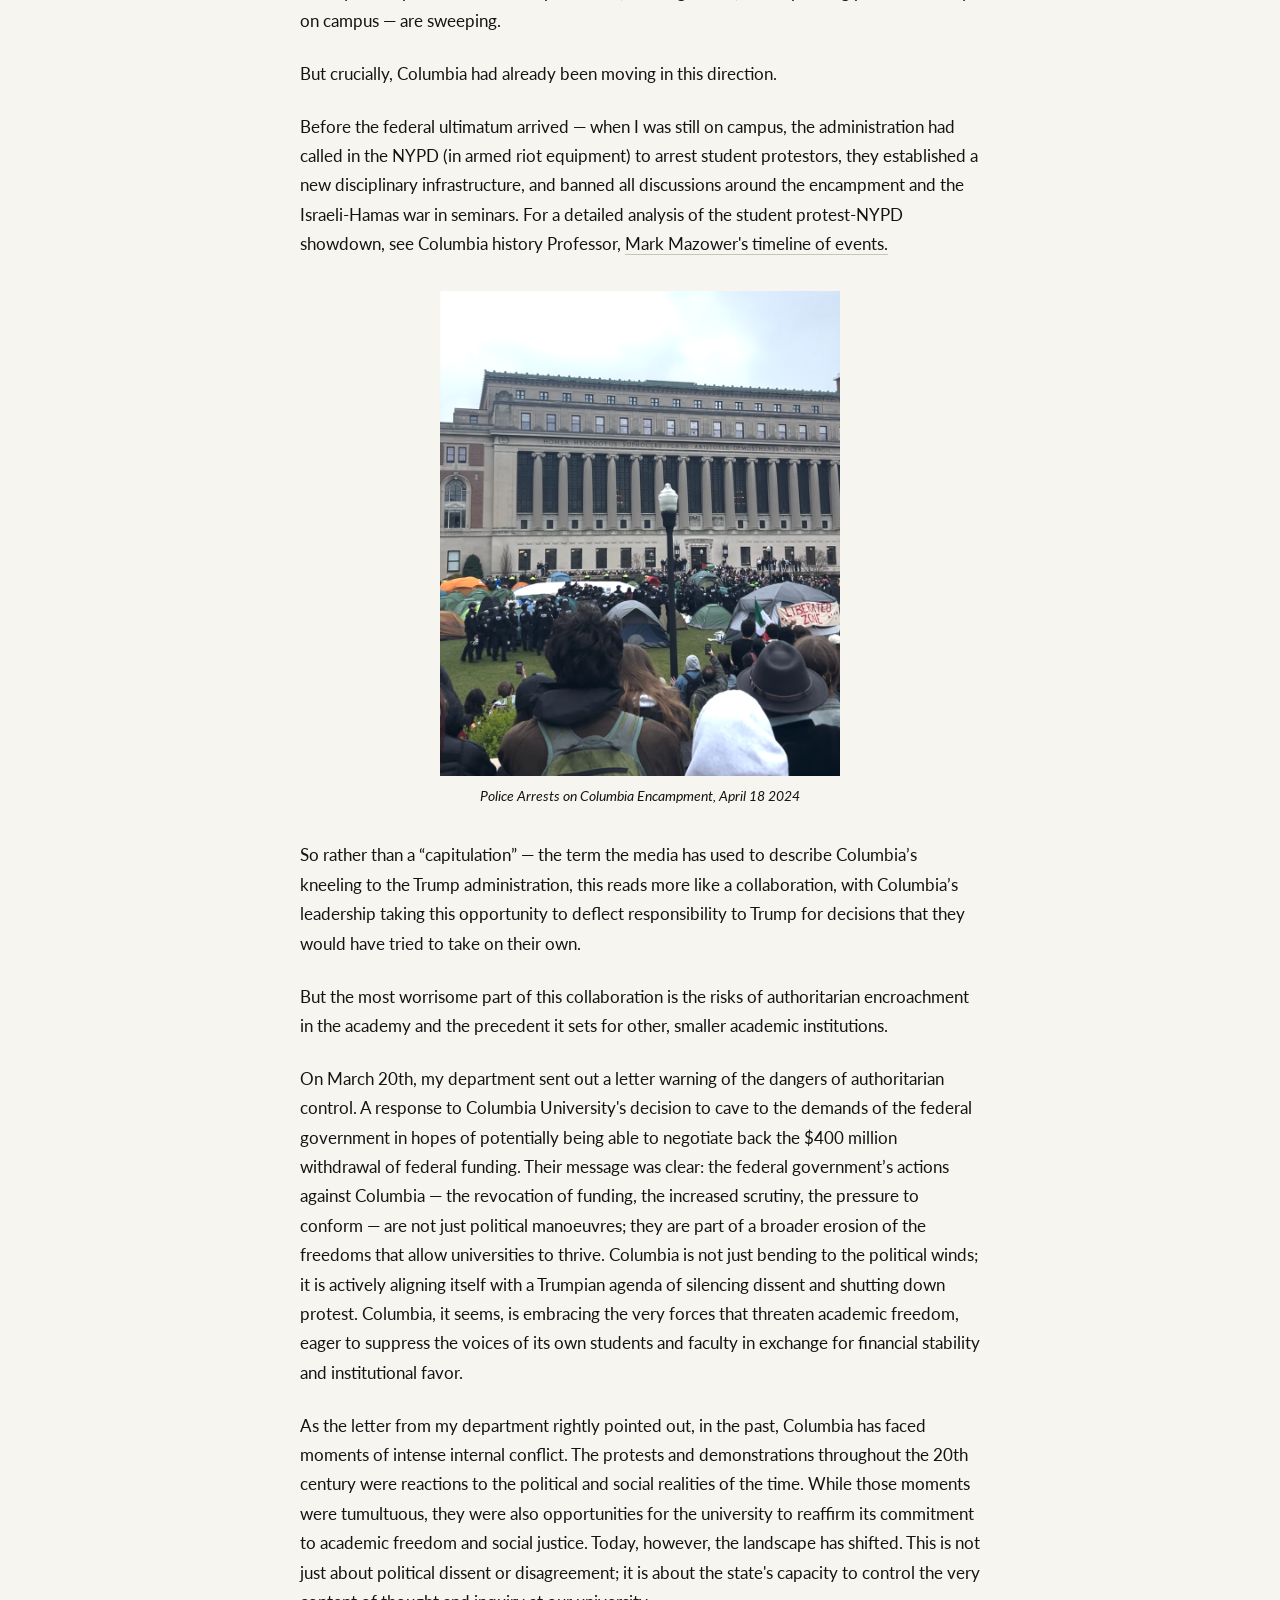
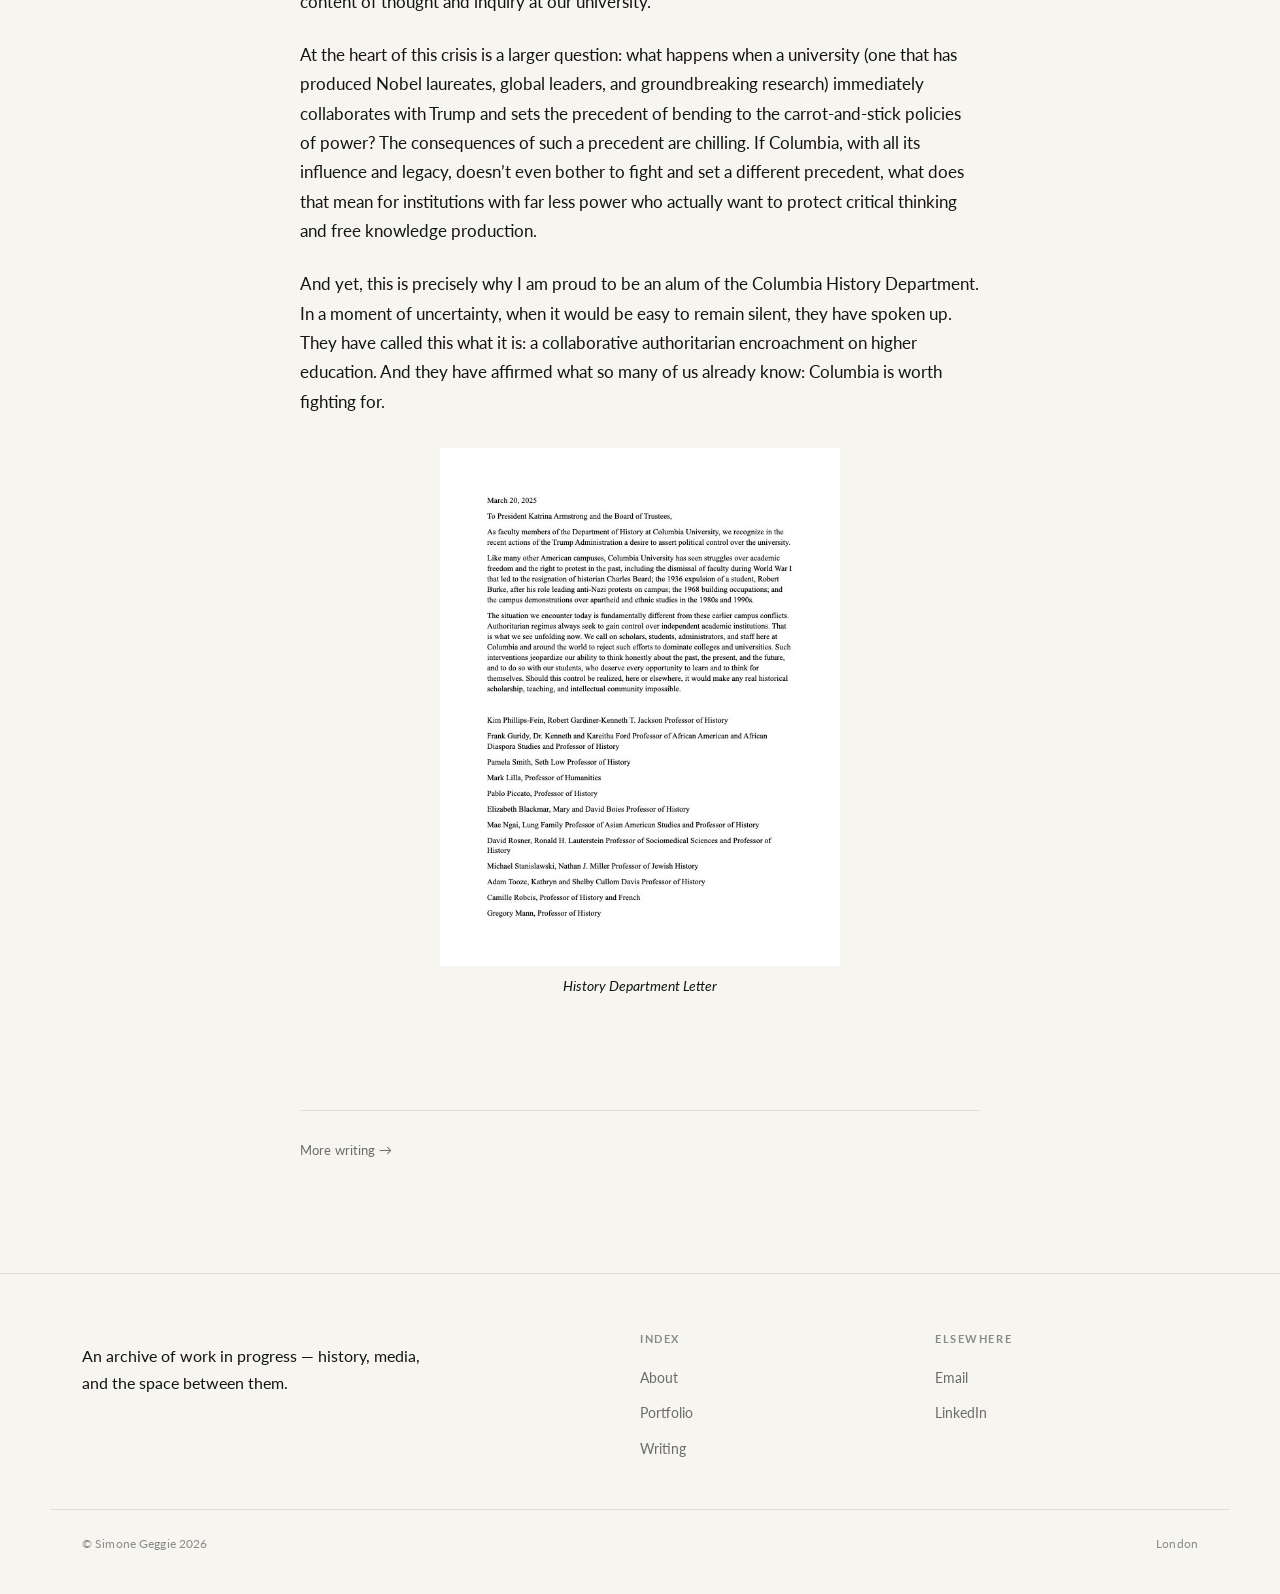
<file: posts/columbia-under-siege.html>
<!DOCTYPE html>
<html lang="en">
<head>
<meta charset="UTF-8">
<meta name="viewport" content="width=device-width, initial-scale=1.0">
<title>Columbia Under Siege: Collaboration, Not Capitulation</title>
<link rel="stylesheet" href="../css/style.css">
<link rel="icon" href="data:image/svg+xml,%3Csvg xmlns='http://www.w3.org/2000/svg' viewBox='0 0 100 100'%3E%3Ctext y='.9em' font-size='90' font-family='serif' font-style='italic'%3ES%3C/text%3E%3C/svg%3E">
</head>
<body>

<nav class="nav">
    <div class="nav-inner">
        <a href="../index.html" class="nav-brand">Home</a>
        <ul class="nav-links">
            <li><a href="../index.html">About</a></li>
            <li><a href="../portfolio.html">Portfolio</a></li>
            <li><a href="../blog.html">Writing</a></li>
        </ul>
    </div>
</nav>

<div class="article-header">
    <div class="container">
        <a href="../blog.html" class="back-link">Back to Writing</a>
        <div class="article-meta">
            <span>Essay</span>
            <span>26 March 2025</span>
            <span>American Education · Authoritarian Encroachment</span>
        </div>
        <h1 class="article-title">Columbia Under Siege: Collaboration, Not Capitulation</h1>
    </div>
</div>

<article class="article-body">

        <p>Columbia University is not just an institution: it is an intellectual powerhouse, a crucible for debate, and a place where ideas that shape the world are forged. It is, without question, one of the most dynamic and fruitful places on earth and an envy of the world. And yet, it now finds itself at the centre of an alarming display of federal overreach, one that threatens not just Columbia, but the very principles of academic freedom and institutional autonomy in the United States.</p>

         <figure class="article-image">
            <img src="../photos/IMG_8779.jpeg" alt="Columbia University campus">
            <figcaption>Columbia University, June 2024, New York</figcaption>
        </figure>
        
        <p>However, as Professor Khalidi called out in his <a href="https://www.theguardian.com/commentisfree/2025/mar/25/does-columbia-merit-the-name-of-university" target="_blank">Guardian article </a> yesterday morning, the <a href="https://www.nytimes.com/2025/03/24/nyregion/columbia-trump-response.html" target="_blank">events since last Friday</a> reveal Columbia operates less as a university committed to knowledge and inquiry and more as a business. One where administrative priorities often align more with financial and reputational management than with the institution’s intellectual mission and community. The response to recent federal pressure reflects this reality. Rather than acting as a principled defender of academic freedom, Columbia’s leadership appears to be managing a crisis in a way that protects institutional interests rather than the integrity of the university itself.</p>

        <p>It appears to me and my peers at Columbia that our administrators are using this as an opportunity to achieve goals that they’ve wanted to reach all along. The Trump administration's demands — placing the Middle East, South Asian, and African Studies (Mesaas) Department under federal “academic receivership,” mandating the expulsion or multi-year suspension of student protesters, banning masks, and expanding police authority on campus — are sweeping.</p>

        <p>But crucially, Columbia had already been moving in this direction.</p>

        <p>Before the federal ultimatum arrived — when I was still on campus, the administration had called in the NYPD (in armed riot equipment) to arrest student protestors, they established a new disciplinary infrastructure, and banned all discussions around the encampment and the Israeli-Hamas war in seminars. For a detailed analysis of the student protest-NYPD showdown, see Columbia history Professor, <a href="https://www.ft.com/content/f0e3e8b0-f921-4c1c-b099-8e6525e196fe" target="_blank">Mark Mazower's timeline of events.</a Federal pressure did not make these moves, but a year later, it does give the administration political cover to accelerate them.</p> 

         <figure class="article-image">
            <img src="../photos/campus.jpeg" alt="Columbia University campus">
            <figcaption>Police Arrests on Columbia Encampment, April 18 2024</figcaption>
        </figure>
        
        <p>So rather than a “capitulation” — the term the media has used to describe Columbia’s kneeling to the Trump administration, this reads more like a collaboration, with Columbia’s leadership taking this opportunity to deflect responsibility to Trump for decisions that they would have tried to take on their own.</p>

        <p>But the most worrisome part of this collaboration is the risks of authoritarian encroachment in the academy and the precedent it sets for other, smaller academic institutions.</p>

        <p>On March 20th, my department sent out a letter warning of the dangers of authoritarian control. A response to Columbia University's decision to cave to the demands of the federal government in hopes of potentially being able to negotiate back the $400 million withdrawal of federal funding. Their message was clear: the federal government’s actions against Columbia — the revocation of funding, the increased scrutiny, the pressure to conform — are not just political manoeuvres; they are part of a broader erosion of the freedoms that allow universities to thrive. Columbia is not just bending to the political winds; it is actively aligning itself with a Trumpian agenda of silencing dissent and shutting down protest. Columbia, it seems, is embracing the very forces that threaten academic freedom, eager to suppress the voices of its own students and faculty in exchange for financial stability and institutional favor.</p>

        <p>As the letter from my department rightly pointed out, in the past, Columbia has faced moments of intense internal conflict. The protests and demonstrations throughout the 20th century were reactions to the political and social realities of the time. While those moments were tumultuous, they were also opportunities for the university to reaffirm its commitment to academic freedom and social justice. Today, however, the landscape has shifted. This is not just about political dissent or disagreement; it is about the state's capacity to control the very content of thought and inquiry at our university.</p>

        <p>At the heart of this crisis is a larger question: what happens when a university (one that has produced Nobel laureates, global leaders, and groundbreaking research) immediately collaborates with Trump and sets the precedent of bending to the carrot-and-stick policies of power? The consequences of such a precedent are chilling. If Columbia, with all its influence and legacy, doesn’t even bother to fight and set a different precedent, what does that mean for institutions with far less power who actually want to protect critical thinking and free knowledge production.</p>

        <p>And yet, this is precisely why I am proud to be an alum of the Columbia History Department. In a moment of uncertainty, when it would be easy to remain silent, they have spoken up. They have called this what it is: a collaborative authoritarian encroachment on higher education. And they have affirmed what so many of us already know: Columbia is worth fighting for.</p>

        <figure class="article-image">
            <img src="../assets/faculty letter.jpg" alt="Faculty Letter">
            <figcaption>History Department Letter</figcaption>
        </figure>
</article>
    

<div class="container">
    <div class="article-footer">
        <span><a href="../blog.html" style="border: none; color: var(--burgundy);">More writing →</a></span>
    </div>
</div>

<footer>
    <div class="footer-inner">
        <div>
            <p style="margin-top: 0.8rem; color: var(--ink-soft); font-size: 1.02rem; max-width: 38ch;">An archive of work in progress — history, media, and the space between them.</p>
        </div>
        <div>
            <p class="footer-label">Index</p>
            <ul class="footer-list">
                <li><a href="../index.html">About</a></li>
                <li><a href="../portfolio.html">Portfolio</a></li>
                <li><a href="../blog.html">Writing</a></li>
            </ul>
        </div>
        <div>
            <p class="footer-label">Elsewhere</p>
            <ul class="footer-list">
                <li><a href="mailto:simone.geggie@gmail.com">Email</a></li>
                <li><a href="https://www.linkedin.com/in/simone-geggie" target="_blank" rel="noopener">LinkedIn</a></li>
            </ul>
        </div>
    </div>
    <div class="footer-meta">
        <span>© Simone Geggie 2026</span>
        <span>London</span>
    </div>
</footer>

<script src="../js/main.js"></script>
</body>
</html>
</file>
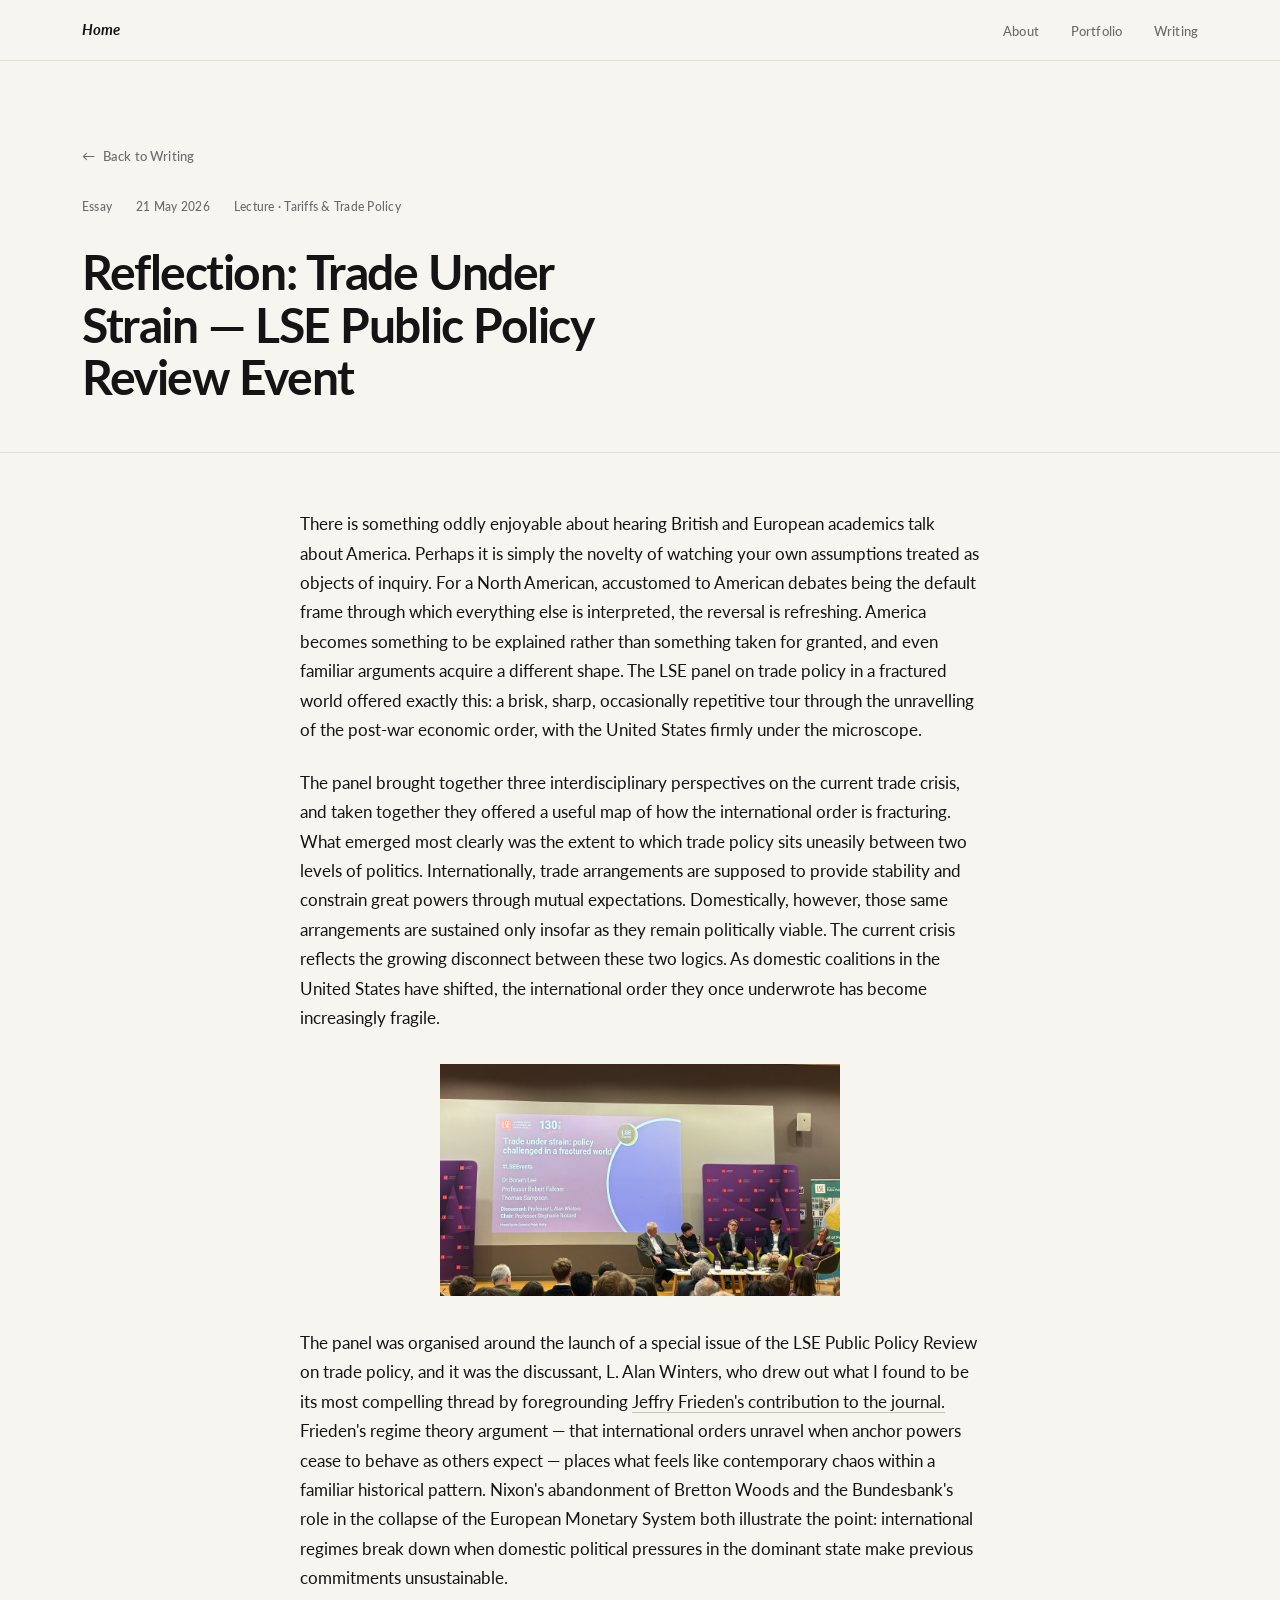
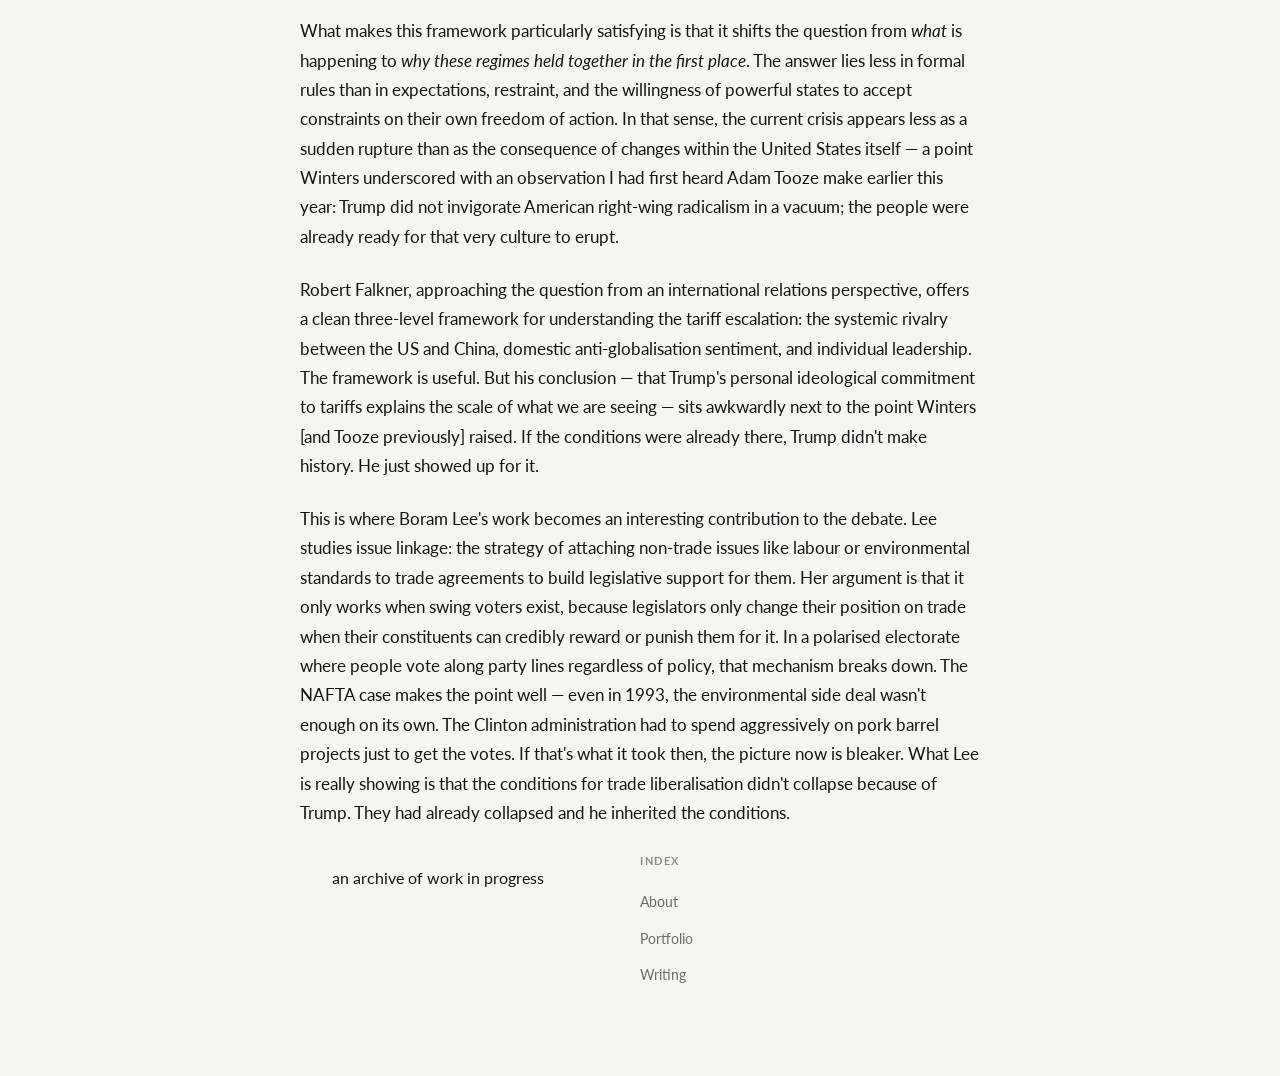
<file: posts/LSEPublicPolicyEvent.html>
<!DOCTYPE html>
<html lang="en">
<head>
<meta charset="UTF-8">
<meta name="viewport" content="width=device-width, initial-scale=1.0">
<title>The New GateKeepers of the Creator Economy — Simone Raya</title>
<link rel="stylesheet" href="../css/style.css">
<link rel="icon" href="data:image/svg+xml,%3Csvg xmlns='http://www.w3.org/2000/svg' viewBox='0 0 100 100'%3E%3Ctext y='.9em' font-size='90' font-family='serif' font-style='italic'%3ES%3C/text%3E%3C/svg%3E">
</head>
<body>

<nav class="nav">
    <div class="nav-inner">
        <a href="../index.html" class="nav-brand"><em>Home</em></a>
        <ul class="nav-links">
            <li><a href="../index.html">About</a></li>
            <li><a href="../portfolio.html">Portfolio</a></li>
            <li><a href="../blog.html">Writing</a></li>
        </ul>
    </div>
</nav>

<div class="article-header">
    <div class="container">
        <a href="../blog.html" class="back-link">Back to Writing</a>
        <div class="article-meta">
            <span>Essay</span>
            <span>21 May 2026</span>
            <span>Lecture · Tariffs & Trade Policy</span>
        </div>
        <h1 class="article-title">Reflection: Trade Under Strain — LSE Public Policy Review Event</h1>
    </div>
</div>

<article class="article-body">
    
<p>There is something oddly enjoyable about hearing British and European academics talk about America. Perhaps it is simply the novelty of watching your own assumptions treated as objects of inquiry. For a North American, accustomed to American debates being the default frame through which everything else is interpreted, the reversal is refreshing. America becomes something to be explained rather than something taken for granted, and even familiar arguments acquire a different shape. The LSE panel on trade policy in a fractured world offered exactly this: a brisk, sharp, occasionally repetitive tour through the unravelling of the post-war economic order, with the United States firmly under the microscope.</p>
<p>The panel brought together three interdisciplinary perspectives on the current trade crisis, and taken together they offered a useful map of how the international order is fracturing. What emerged most clearly was the extent to which trade policy sits uneasily between two levels of politics. Internationally, trade arrangements are supposed to provide stability and constrain great powers through mutual expectations. Domestically, however, those same arrangements are sustained only insofar as they remain politically viable. The current crisis reflects the growing disconnect between these two logics. As domestic coalitions in the United States have shifted, the international order they once underwrote has become increasingly fragile.</p>

     <figure class="article-image">
            <img src="../photos/LSEPanel.png" alt="LSE Panel">
        </figure>

<p>The panel was organised around the launch of a special issue of the LSE Public Policy Review on trade policy, and it was the discussant, L. Alan Winters, who drew out what I found to be its most compelling thread by foregrounding <a href="https://ppr.lse.ac.uk/articles/152/files/6a0468c85de69.pdf" target="_blank">Jeffry Frieden's contribution to the journal.</a> Frieden's regime theory argument — that international orders unravel when anchor powers cease to behave as others expect — places what feels like contemporary chaos within a familiar historical pattern. Nixon's abandonment of Bretton Woods and the Bundesbank's role in the collapse of the European Monetary System both illustrate the point: international regimes break down when domestic political pressures in the dominant state make previous commitments unsustainable.</p>
<p>What makes this framework particularly satisfying is that it shifts the question from <em>what</em> is happening to <em>why these regimes held together in the first place</em>. The answer lies less in formal rules than in expectations, restraint, and the willingness of powerful states to accept constraints on their own freedom of action. In that sense, the current crisis appears less as a sudden rupture than as the consequence of changes within the United States itself — a point Winters underscored with an observation I had first heard Adam Tooze make earlier this year: Trump did not invigorate American right-wing radicalism in a vacuum; the people were already ready for that very culture to erupt.</p>
<p>Robert Falkner, approaching the question from an international relations perspective, offers a clean three-level framework for understanding the tariff escalation: the systemic rivalry between the US and China, domestic anti-globalisation sentiment, and individual leadership. The framework is useful. But his conclusion — that Trump's personal ideological commitment to tariffs explains the scale of what we are seeing — sits awkwardly next to the point Winters [and Tooze previously] raised. If the conditions were already there, Trump didn't make history. He just showed up for it.</p>
<p>This is where Boram Lee's work becomes an interesting contribution to the debate. Lee studies issue linkage: the strategy of attaching non-trade issues like labour or environmental standards to trade agreements to build legislative support for them. Her argument is that it only works when swing voters exist, because legislators only change their position on trade when their constituents can credibly reward or punish them for it. In a polarised electorate where people vote along party lines regardless of policy, that mechanism breaks down. The NAFTA case makes the point well — even in 1993, the environmental side deal wasn't enough on its own. The Clinton administration had to spend aggressively on pork barrel projects just to get the votes. If that's what it took then, the picture now is bleaker. What Lee is really showing is that the conditions for trade liberalisation didn't collapse because of Trump. They had already collapsed and he inherited the conditions.</p>

    <div class="footer-inner">
        <div>
            <p style="margin-top: 0.8rem; color: var(--ink-soft); font-size: 1.02rem; max-width: 38ch;">an archive of work in progress</p>
        </div>
        <div>
            <p class="footer-label">Index</p>
            <ul class="footer-list">
                <li><a href="../index.html">About</a></li>
                <li><a href="../portfolio.html">Portfolio</a></li>
                <li><a href="../blog.html">Writing</a></li>
            </ul>
        </div>
</file>
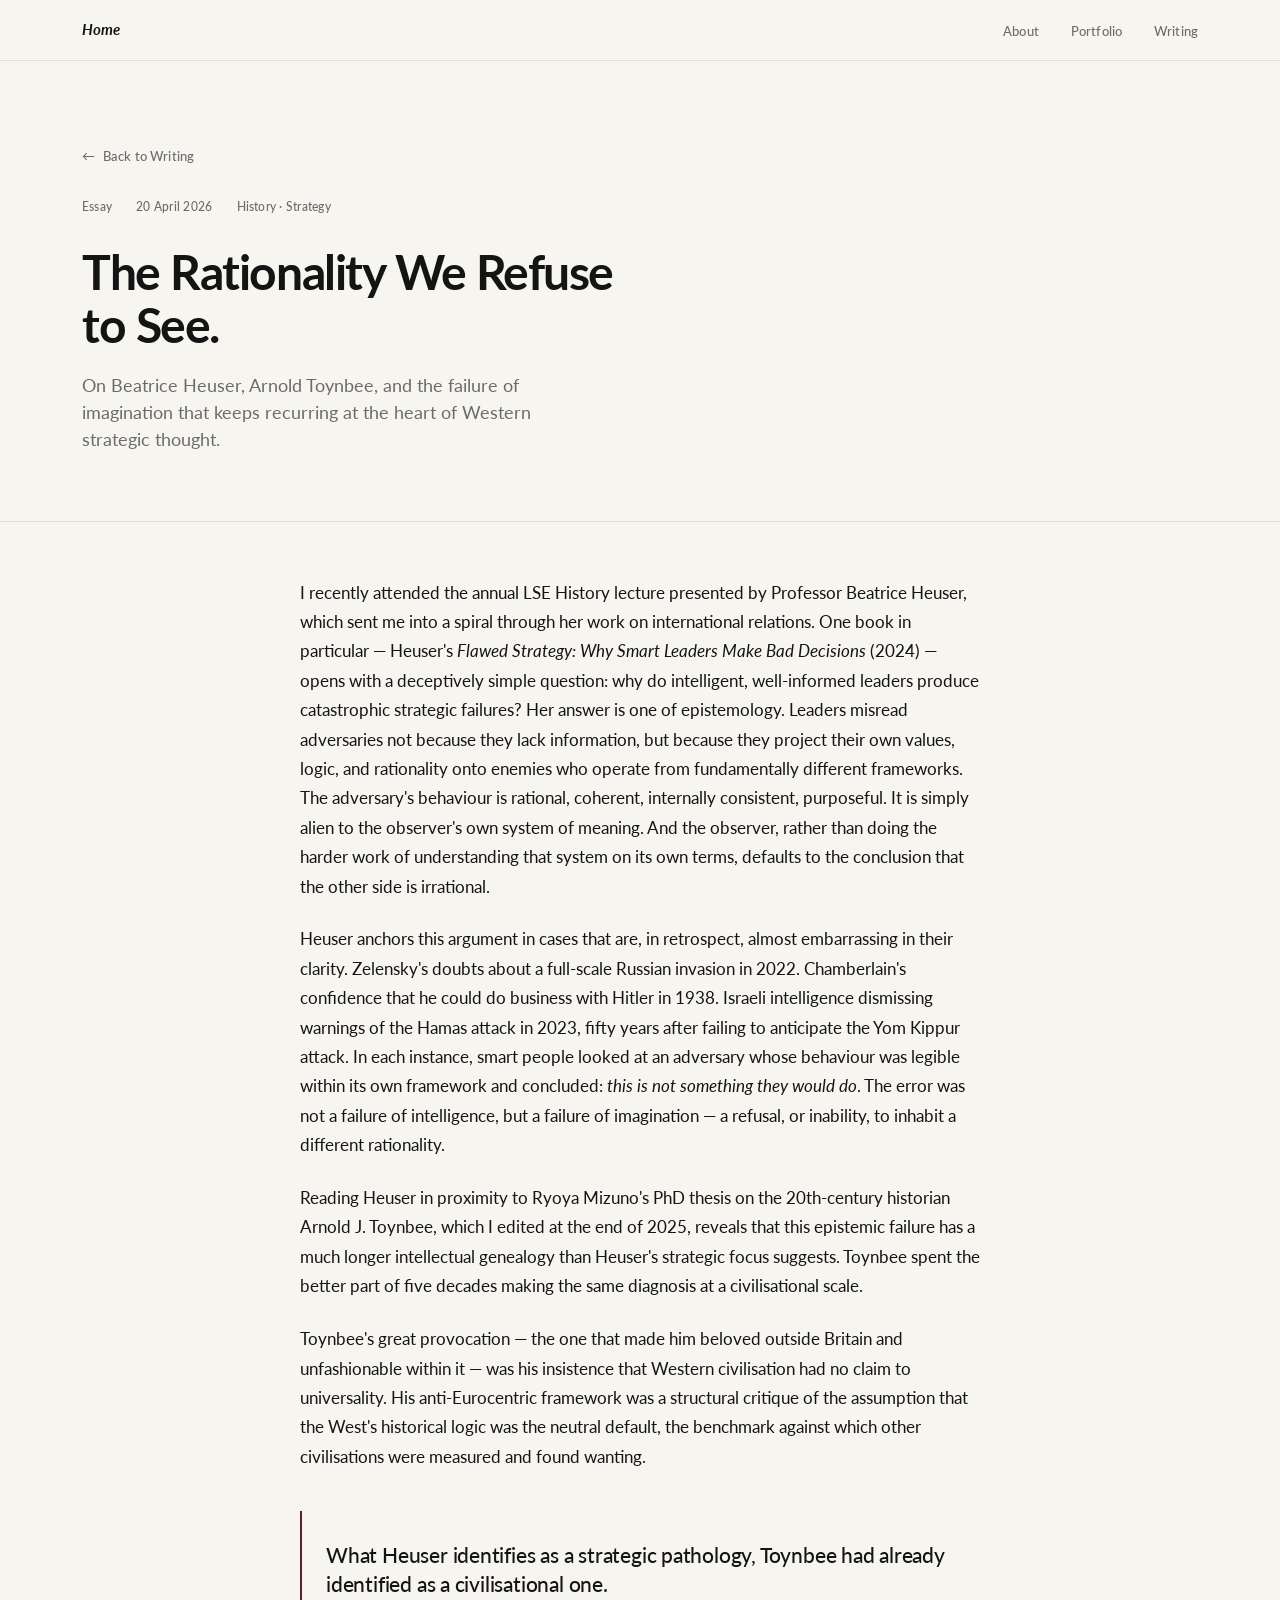
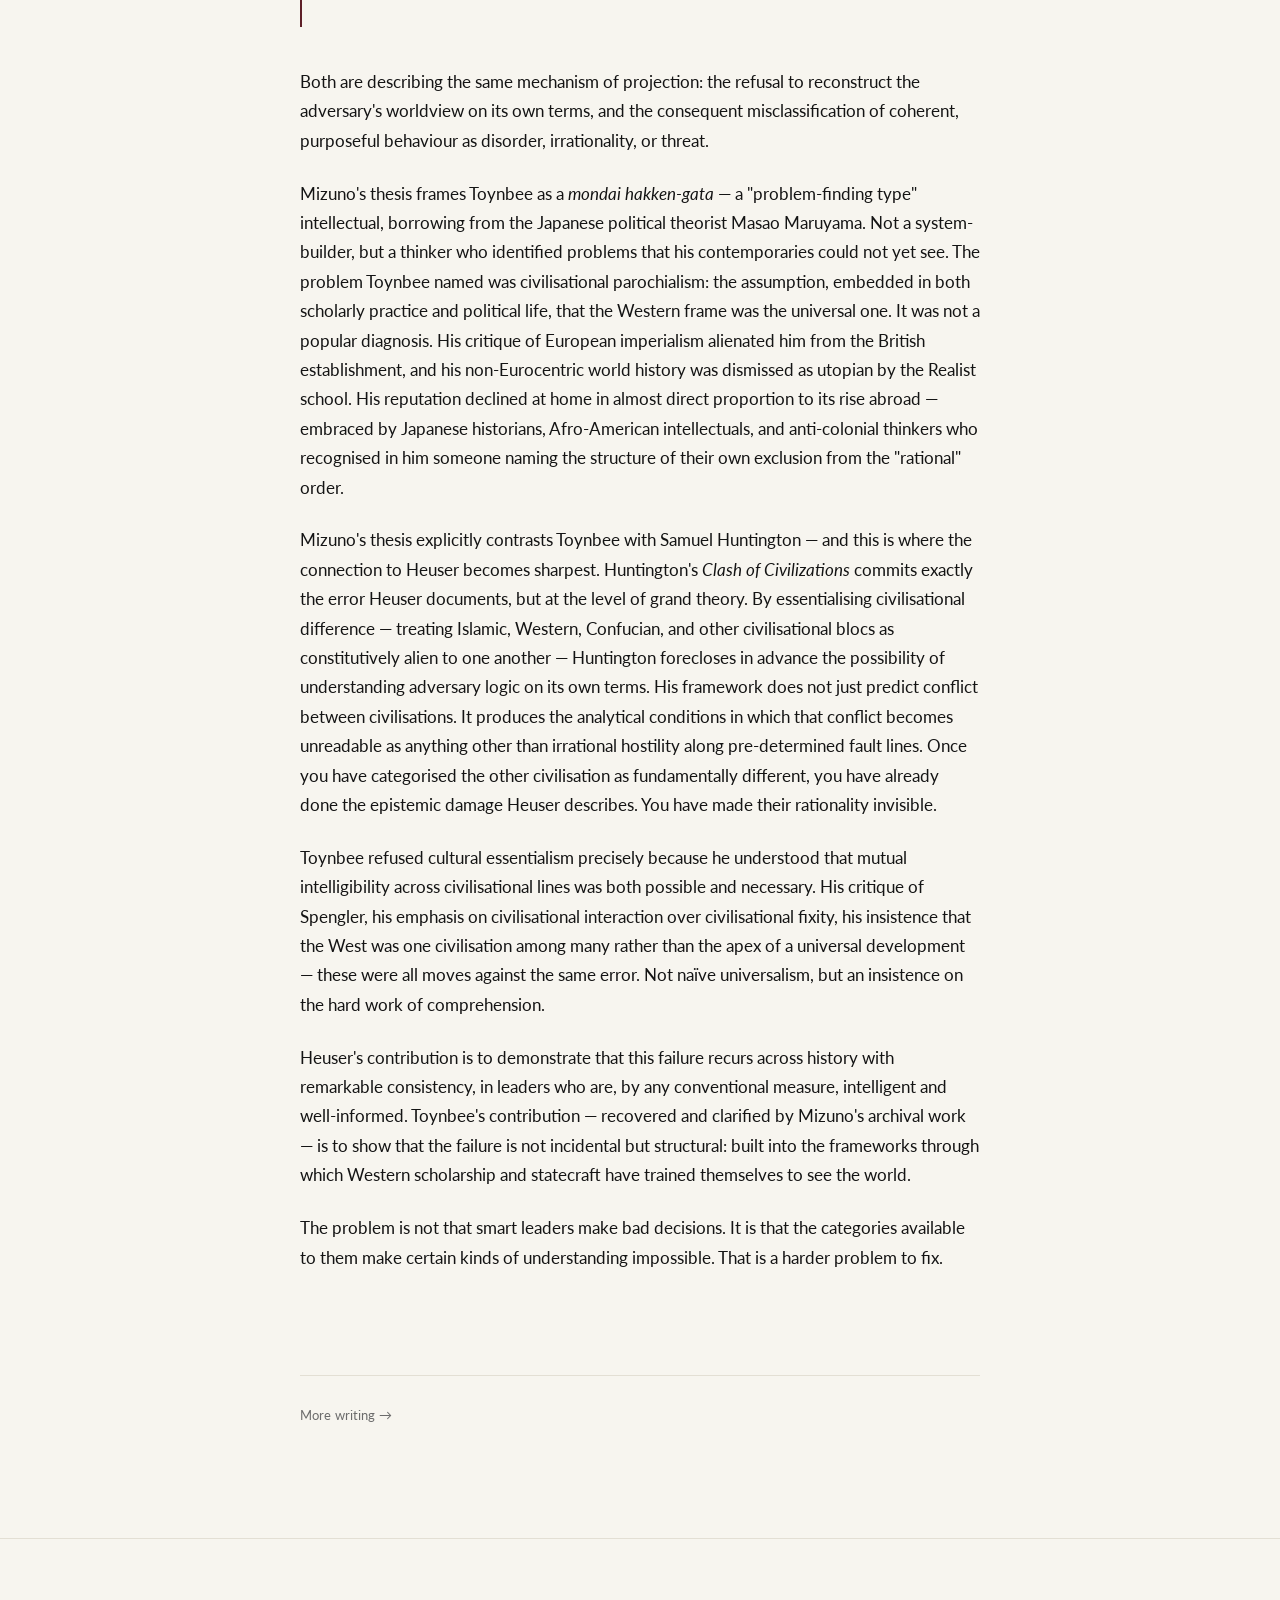
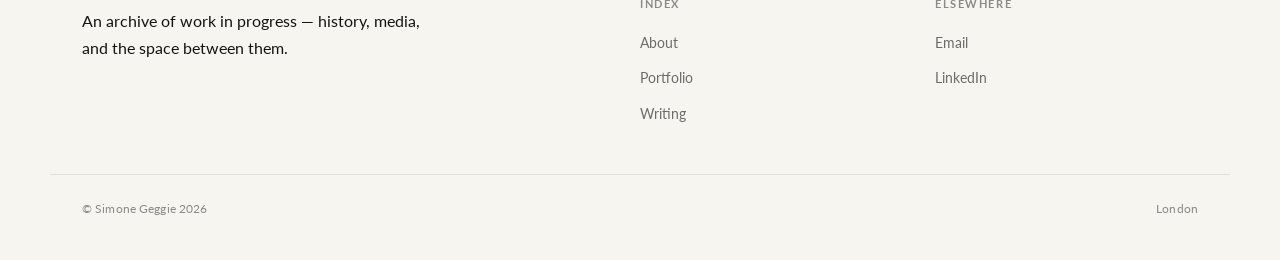
<file: posts/rationality-we-refuse-to-see.html>
<!DOCTYPE html>
<html lang="en">
<head>
<meta charset="UTF-8">
<meta name="viewport" content="width=device-width, initial-scale=1.0">
<title>The Rationality We Refuse to See — Simone Raya</title>
<meta name="description" content="On Heuser, Toynbee, and the recurring epistemic failure at the heart of Western strategic thought.">
<link rel="stylesheet" href="../css/style.css">
<link rel="icon" href="data:image/svg+xml,%3Csvg xmlns='http://www.w3.org/2000/svg' viewBox='0 0 100 100'%3E%3Ctext y='.9em' font-size='90' font-family='serif' font-style='italic'%3ES%3C/text%3E%3C/svg%3E">
</head>
<body>

<nav class="nav">
    <div class="nav-inner">
        <a href="../index.html" class="nav-brand"><em>Home</em></a>
        <ul class="nav-links">
            <li><a href="../index.html">About</a></li>
            <li><a href="../portfolio.html">Portfolio</a></li>
            <li><a href="../blog.html">Writing</a></li>
        </ul>
    </div>
</nav>

<div class="article-header">
    <div class="container">
        <a href="../blog.html" class="back-link">Back to Writing</a>
        <div class="article-meta">
            <span>Essay</span>
            <span>20 April 2026</span>
            <span>History · Strategy</span>
        </div>
        <h1 class="article-title">The Rationality We Refuse to See.</h1>
        <p class="article-subtitle">On Beatrice Heuser, Arnold Toynbee, and the failure of imagination that keeps recurring at the heart of Western strategic thought.</p>
    </div>
</div>

<article class="article-body">
    <p>I recently attended the annual LSE History lecture presented by Professor Beatrice Heuser, which sent me into a spiral through her work on international relations. One book in particular — Heuser's <em>Flawed Strategy: Why Smart Leaders Make Bad Decisions</em> (2024) — opens with a deceptively simple question: why do intelligent, well-informed leaders produce catastrophic strategic failures? Her answer is one of epistemology. Leaders misread adversaries not because they lack information, but because they project their own values, logic, and rationality onto enemies who operate from fundamentally different frameworks. The adversary's behaviour is rational, coherent, internally consistent, purposeful. It is simply alien to the observer's own system of meaning. And the observer, rather than doing the harder work of understanding that system on its own terms, defaults to the conclusion that the other side is irrational.</p>

    <p>Heuser anchors this argument in cases that are, in retrospect, almost embarrassing in their clarity. Zelensky's doubts about a full-scale Russian invasion in 2022. Chamberlain's confidence that he could do business with Hitler in 1938. Israeli intelligence dismissing warnings of the Hamas attack in 2023, fifty years after failing to anticipate the Yom Kippur attack. In each instance, smart people looked at an adversary whose behaviour was legible within its own framework and concluded: <em>this is not something they would do</em>. The error was not a failure of intelligence, but a failure of imagination — a refusal, or inability, to inhabit a different rationality.</p>

    <p>Reading Heuser in proximity to Ryoya Mizuno's PhD thesis on the 20th-century historian Arnold J. Toynbee, which I edited at the end of 2025, reveals that this epistemic failure has a much longer intellectual genealogy than Heuser's strategic focus suggests. Toynbee spent the better part of five decades making the same diagnosis at a civilisational scale.</p>

    <p>Toynbee's great provocation — the one that made him beloved outside Britain and unfashionable within it — was his insistence that Western civilisation had no claim to universality. His anti-Eurocentric framework was a structural critique of the assumption that the West's historical logic was the neutral default, the benchmark against which other civilisations were measured and found wanting.</p>

    <blockquote class="pull-quote">What Heuser identifies as a strategic pathology, Toynbee had already identified as a civilisational one.</blockquote>

    <p>Both are describing the same mechanism of projection: the refusal to reconstruct the adversary's worldview on its own terms, and the consequent misclassification of coherent, purposeful behaviour as disorder, irrationality, or threat.</p>

    <p>Mizuno's thesis frames Toynbee as a <em>mondai hakken-gata</em> — a "problem-finding type" intellectual, borrowing from the Japanese political theorist Masao Maruyama. Not a system-builder, but a thinker who identified problems that his contemporaries could not yet see. The problem Toynbee named was civilisational parochialism: the assumption, embedded in both scholarly practice and political life, that the Western frame was the universal one. It was not a popular diagnosis. His critique of European imperialism alienated him from the British establishment, and his non-Eurocentric world history was dismissed as utopian by the Realist school. His reputation declined at home in almost direct proportion to its rise abroad — embraced by Japanese historians, Afro-American intellectuals, and anti-colonial thinkers who recognised in him someone naming the structure of their own exclusion from the "rational" order.</p>

    <p>Mizuno's thesis explicitly contrasts Toynbee with Samuel Huntington — and this is where the connection to Heuser becomes sharpest. Huntington's <em>Clash of Civilizations</em> commits exactly the error Heuser documents, but at the level of grand theory. By essentialising civilisational difference — treating Islamic, Western, Confucian, and other civilisational blocs as constitutively alien to one another — Huntington forecloses in advance the possibility of understanding adversary logic on its own terms. His framework does not just predict conflict between civilisations. It produces the analytical conditions in which that conflict becomes unreadable as anything other than irrational hostility along pre-determined fault lines. Once you have categorised the other civilisation as fundamentally different, you have already done the epistemic damage Heuser describes. You have made their rationality invisible.</p>

    <p>Toynbee refused cultural essentialism precisely because he understood that mutual intelligibility across civilisational lines was both possible and necessary. His critique of Spengler, his emphasis on civilisational interaction over civilisational fixity, his insistence that the West was one civilisation among many rather than the apex of a universal development — these were all moves against the same error. Not naïve universalism, but an insistence on the hard work of comprehension.</p>

    <p>Heuser's contribution is to demonstrate that this failure recurs across history with remarkable consistency, in leaders who are, by any conventional measure, intelligent and well-informed. Toynbee's contribution — recovered and clarified by Mizuno's archival work — is to show that the failure is not incidental but structural: built into the frameworks through which Western scholarship and statecraft have trained themselves to see the world.</p>

    <p>The problem is not that smart leaders make bad decisions. It is that the categories available to them make certain kinds of understanding impossible. That is a harder problem to fix.</p>
</article>

<div class="container">
    <div class="article-footer">
        <span><a href="../blog.html" style="border: none; color: var(--burgundy);">More writing →</a></span>
    </div>
</div>

<footer>
    <div class="footer-inner">
        <div>
            <p style="margin-top: 0.8rem; color: var(--ink-soft); font-size: 1.02rem; max-width: 38ch;">An archive of work in progress — history, media, and the space between them.</p>
        </div>
        <div>
            <p class="footer-label">Index</p>
            <ul class="footer-list">
                <li><a href="../index.html">About</a></li>
                <li><a href="../portfolio.html">Portfolio</a></li>
                <li><a href="../blog.html">Writing</a></li>
            </ul>
        </div>
        <div>
            <p class="footer-label">Elsewhere</p>
            <ul class="footer-list">
                <li><a href="mailto:simone.geggie@gmail.com">Email</a></li>
                <li><a href="#">LinkedIn</a></li>
            </ul>
        </div>
    </div>
    <div class="footer-meta">
        <span>© Simone Geggie 2026</span>
        <span>London</span>
    </div>
</footer>

<script src="../js/main.js"></script>
</body>
</html>
</file>
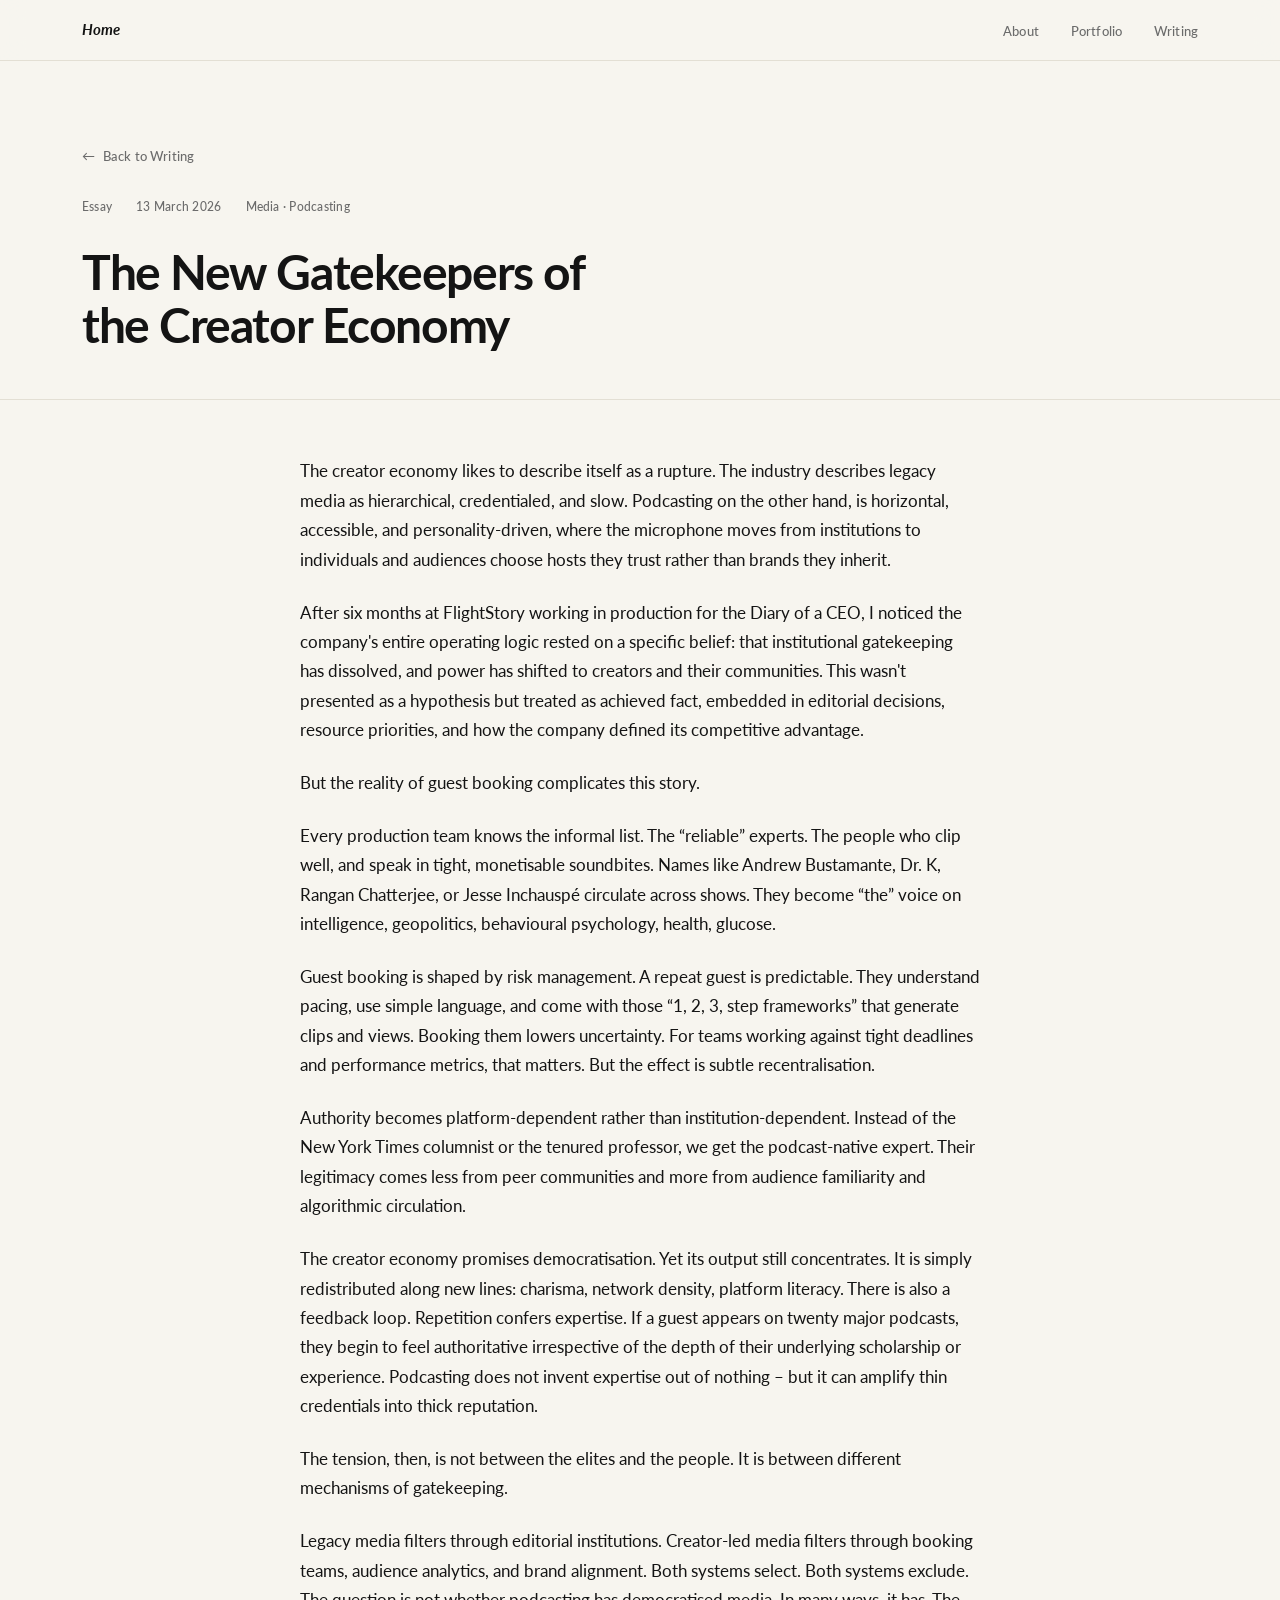
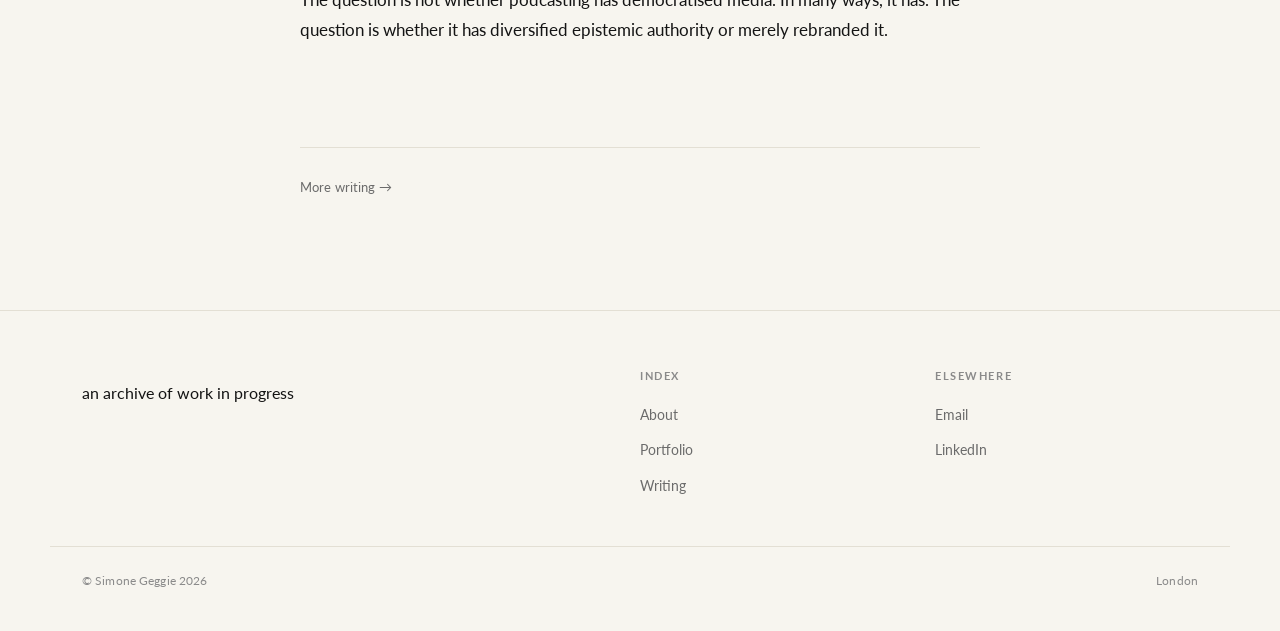
<file: posts/The-New-Gatekeepers.html>
<!DOCTYPE html>
<html lang="en">
<head>
<meta charset="UTF-8">
<meta name="viewport" content="width=device-width, initial-scale=1.0">
<title>The New GateKeepers of the Creator Economy — Simone Raya</title>
<link rel="stylesheet" href="../css/style.css">
<link rel="icon" href="data:image/svg+xml,%3Csvg xmlns='http://www.w3.org/2000/svg' viewBox='0 0 100 100'%3E%3Ctext y='.9em' font-size='90' font-family='serif' font-style='italic'%3ES%3C/text%3E%3C/svg%3E">
</head>
<body>

<nav class="nav">
    <div class="nav-inner">
        <a href="../index.html" class="nav-brand"><em>Home</em></a>
        <ul class="nav-links">
            <li><a href="../index.html">About</a></li>
            <li><a href="../portfolio.html">Portfolio</a></li>
            <li><a href="../blog.html">Writing</a></li>
        </ul>
    </div>
</nav>

<div class="article-header">
    <div class="container">
        <a href="../blog.html" class="back-link">Back to Writing</a>
        <div class="article-meta">
            <span>Essay</span>
            <span>13 March 2026</span>
            <span>Media · Podcasting</span>
        </div>
        <h1 class="article-title">The New Gatekeepers of the Creator Economy </h1>
    </div>
</div>

<article class="article-body">
<p> The creator economy likes to describe itself as a rupture. The industry describes legacy media as hierarchical, credentialed, and slow. Podcasting on the other hand, is horizontal, accessible, and personality-driven, where the microphone moves from institutions to individuals and audiences choose hosts they trust rather than brands they inherit.</p> 

<p> ​​After six months at FlightStory working in production for the Diary of a CEO, I noticed the company's entire operating logic rested on a specific belief: that institutional gatekeeping has dissolved, and power has shifted to creators and their communities. This wasn't presented as a hypothesis but treated as achieved fact, embedded in editorial decisions, resource priorities, and how the company defined its competitive advantage. </p> 

<p> But the reality of guest booking complicates this story.</p> 

<p> Every production team knows the informal list. The “reliable” experts. The people who clip well, and speak in tight, monetisable soundbites. Names like Andrew Bustamante, Dr. K, Rangan Chatterjee, or Jesse Inchauspé circulate across shows. They become “the” voice on intelligence, geopolitics, behavioural psychology, health, glucose.</p> 

<p> Guest booking is shaped by risk management. A repeat guest is predictable. They understand pacing, use simple language, and come with those “1, 2, 3, step frameworks” that generate clips and views. Booking them lowers uncertainty. For teams working against tight deadlines and performance metrics, that matters. But the effect is subtle recentralisation.</p> 

<p> Authority becomes platform-dependent rather than institution-dependent. Instead of the New York Times columnist or the tenured professor, we get the podcast-native expert. Their legitimacy comes less from peer communities and more from audience familiarity and algorithmic circulation.</p> 

<p> The creator economy promises democratisation. Yet its output still concentrates. It is simply redistributed along new lines: charisma, network density, platform literacy. There is also a feedback loop. Repetition confers expertise. If a guest appears on twenty major podcasts, they begin to feel authoritative irrespective of the depth of their underlying scholarship or experience. Podcasting does not invent expertise out of nothing – but it can amplify thin credentials into thick reputation.</p> 

<p> The tension, then, is not between the elites and the people. It is between different mechanisms of gatekeeping.</p> 

<p>Legacy media filters through editorial institutions. Creator-led media filters through booking teams, audience analytics, and brand alignment. Both systems select. Both systems exclude.
The question is not whether podcasting has democratised media. In many ways, it has. The question is whether it has diversified epistemic authority or merely rebranded it.</p> 

</article>

<div class="container">
    <div class="article-footer">
        <span><a href="../blog.html" style="border: none; color: var(--burgundy);">More writing →</a></span>
    </div>
</div>

<footer>
    <div class="footer-inner">
        <div>
            <p style="margin-top: 0.8rem; color: var(--ink-soft); font-size: 1.02rem; max-width: 38ch;">an archive of work in progress</p>
        </div>
        <div>
            <p class="footer-label">Index</p>
            <ul class="footer-list">
                <li><a href="../index.html">About</a></li>
                <li><a href="../portfolio.html">Portfolio</a></li>
                <li><a href="../blog.html">Writing</a></li>
            </ul>
        </div>
        <div>
            <p class="footer-label">Elsewhere</p>
            <ul class="footer-list">
                <li><a href="mailto:simone.geggie@gmail.com">Email</a></li>
                <li><a href="https://www.linkedin.com/in/simone-geggie" target="_blank" rel="noopener">LinkedIn</a></li>
            </ul>
        </div>
    </div>
    <div class="footer-meta">
        <span>© Simone Geggie 2026</span>
        <span>London</span>
    </div>
</footer>

<script src="../js/main.js"></script>
</body>
</html>
</file>
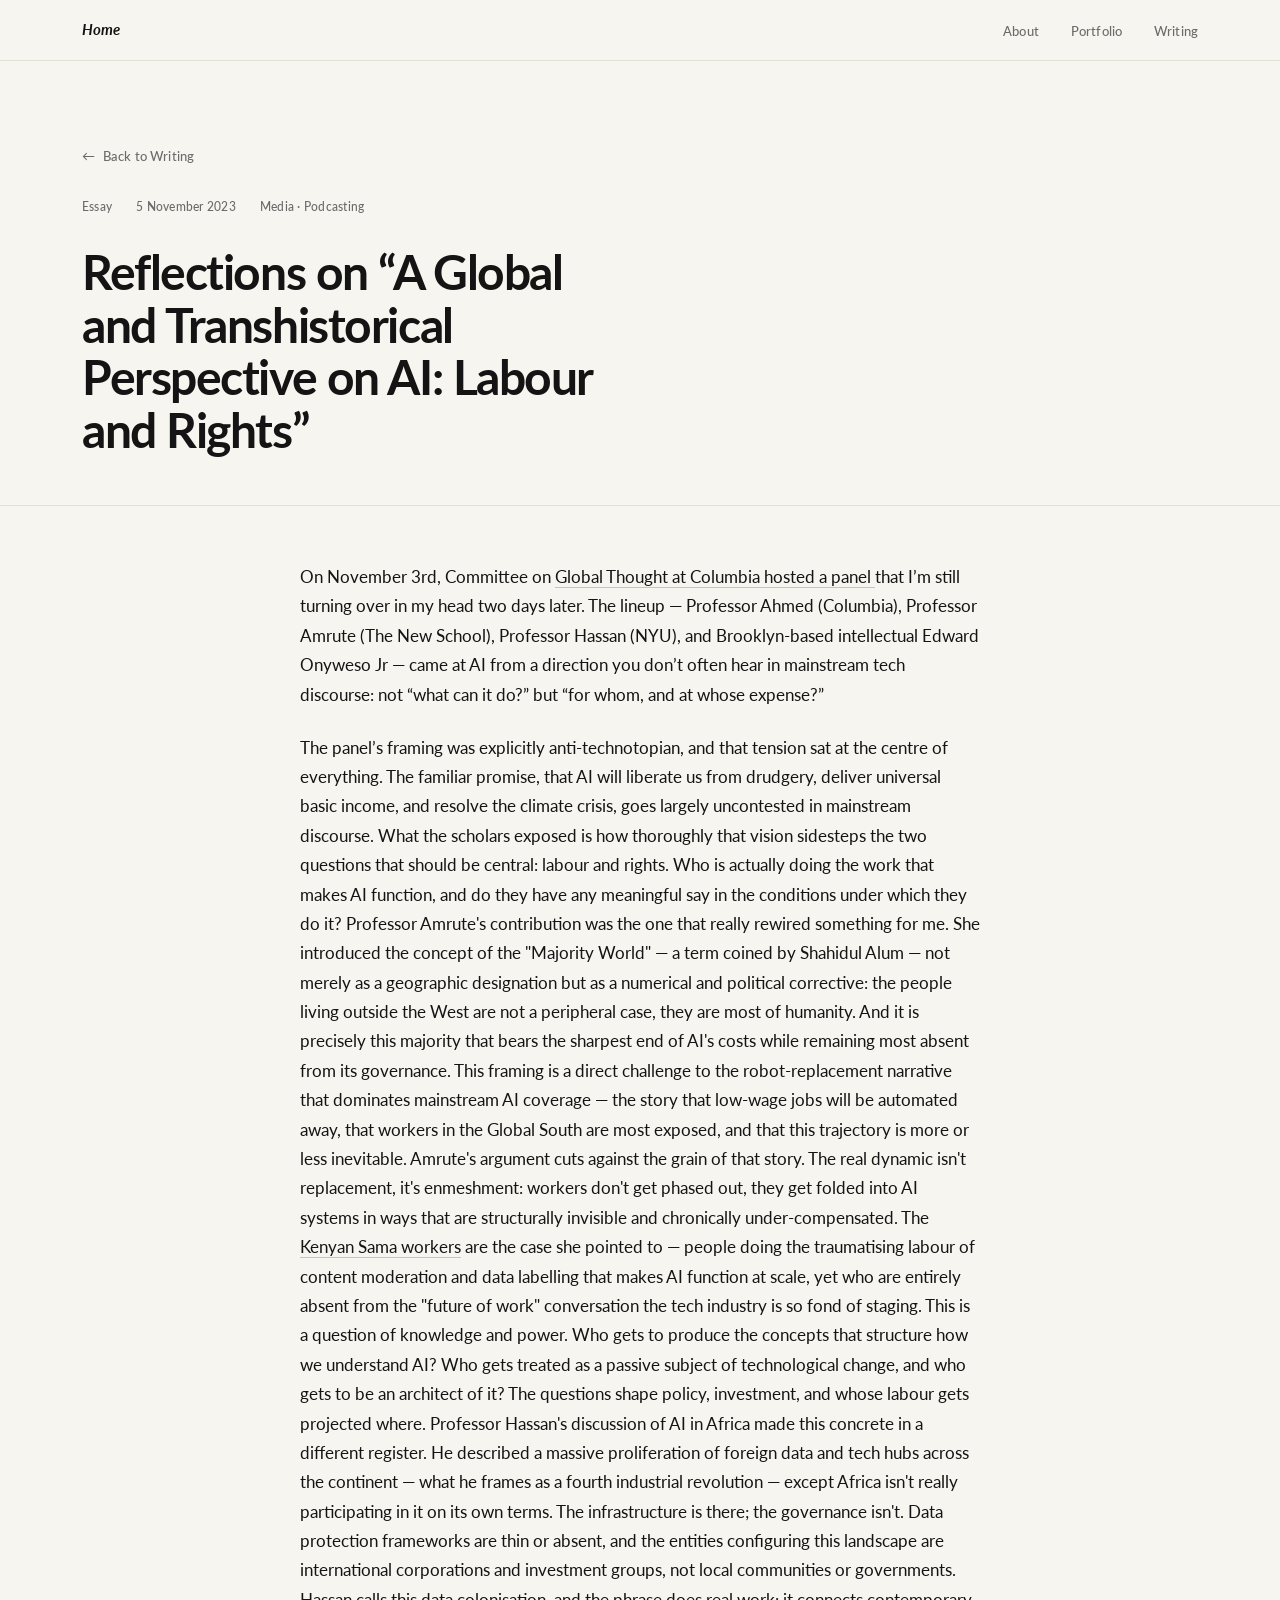
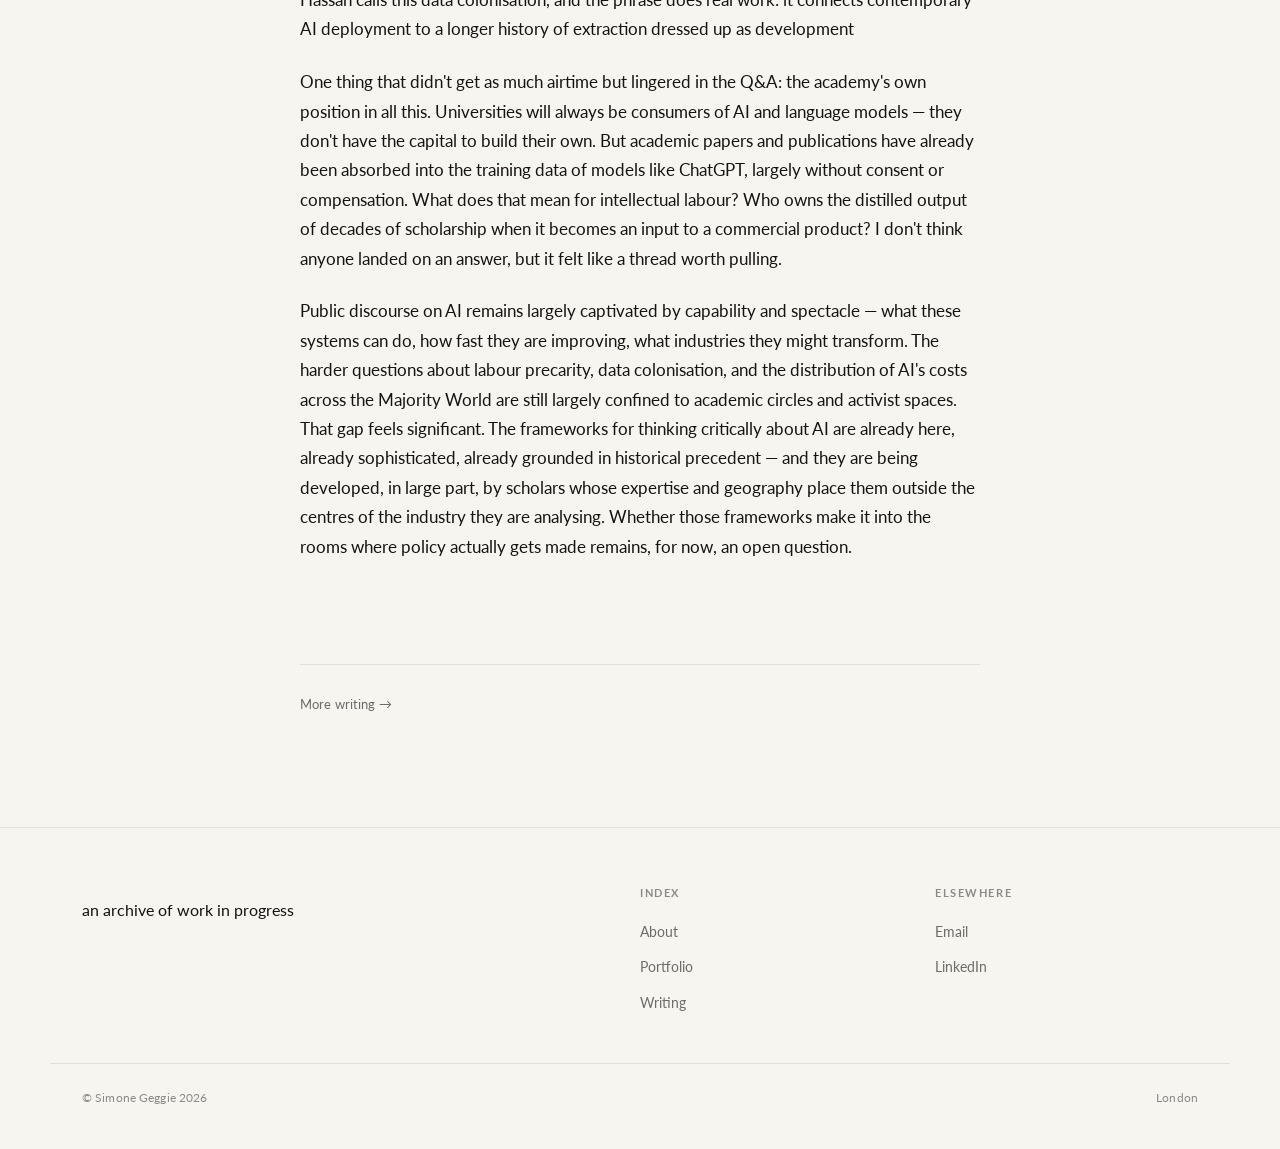
<file: posts/transhistorical-perspective.html>
<!DOCTYPE html>
<html lang="en">
<head>
<meta charset="UTF-8">
<meta name="viewport" content="width=device-width, initial-scale=1.0">
<title>Reflections on “A Global and Transhistorical Perspective on AI: Labour and Rights</title>
<link rel="stylesheet" href="../css/style.css">
<link rel="icon" href="data:image/svg+xml,%3Csvg xmlns='http://www.w3.org/2000/svg' viewBox='0 0 100 100'%3E%3Ctext y='.9em' font-size='90' font-family='serif' font-style='italic'%3ES%3C/text%3E%3C/svg%3E">
</head>
<body>

<nav class="nav">
    <div class="nav-inner">
        <a href="../index.html" class="nav-brand"><em>Home</em></a>
        <ul class="nav-links">
            <li><a href="../index.html">About</a></li>
            <li><a href="../portfolio.html">Portfolio</a></li>
            <li><a href="../blog.html">Writing</a></li>
        </ul>
    </div>
</nav>

<div class="article-header">
    <div class="container">
        <a href="../blog.html" class="back-link">Back to Writing</a>
        <div class="article-meta">
            <span>Essay</span>
            <span>5 November 2023</span>
            <span>Media · Podcasting</span>
        </div>
        <h1 class="article-title">Reflections on “A Global and Transhistorical Perspective on AI: Labour and Rights”</h1>
    </div>
</div>

<article class="article-body">
<p>On November 3rd, Committee on <a href=”https://iserp.columbia.edu/events/global-and-transhistorical-view-artificial-intelligence-labor-and-rights”  target="blank"> Global Thought at Columbia hosted a panel </a>that I’m still turning over in my head two days later. The lineup — Professor Ahmed (Columbia), Professor Amrute (The New School), Professor Hassan (NYU), and Brooklyn-based intellectual Edward Onyweso Jr — came at AI from a direction you don’t often hear in mainstream tech discourse: not “what can it do?” but “for whom, and at whose expense?” </p> 

<p>The panel’s framing was explicitly anti-technotopian, and that tension sat at the centre of everything.  The familiar promise, that AI will liberate us from drudgery, deliver universal basic income, and resolve the climate crisis, goes largely uncontested in mainstream discourse. What the scholars exposed is how thoroughly that vision sidesteps the two questions that should be central: labour and rights. Who is actually doing the work that makes AI function, and do they have any meaningful say in the conditions under which they do it?

Professor Amrute's contribution was the one that really rewired something for me. She introduced the concept of the "Majority World" — a term coined by Shahidul Alum —  not merely as a geographic designation but as a numerical and political corrective: the people living outside the West are not a peripheral case, they are most of humanity. And it is precisely this majority that bears the sharpest end of AI's costs while remaining most absent from its governance. This framing is a direct challenge to the robot-replacement narrative that dominates mainstream AI coverage — the story that low-wage jobs will be automated away, that workers in the Global South are most exposed, and that this trajectory is more or less inevitable. Amrute's argument cuts against the grain of that story. The real dynamic isn't replacement, it's enmeshment: workers don't get phased out, they get folded into AI systems in ways that are structurally invisible and chronically under-compensated. The <a href=”https://time.com/6247678/openai-chatgpt-kenya-workers/” target “blank”>Kenyan Sama workers</a> are the case she pointed to — people doing the traumatising labour of content moderation and data labelling that makes AI function at scale, yet who are entirely absent from the "future of work" conversation the tech industry is so fond of staging.

This is a question of knowledge and power. Who gets to produce the concepts that structure how we understand AI? Who gets treated as a passive subject of technological change, and who gets to be an architect of it? The questions shape policy, investment, and whose labour gets projected where. 

Professor Hassan's discussion of AI in Africa made this concrete in a different register. He described a massive proliferation of foreign data and tech hubs across the continent — what he frames as a fourth industrial revolution — except Africa isn't really participating in it on its own terms. The infrastructure is there; the governance isn't. Data protection frameworks are thin or absent, and the entities configuring this landscape are international corporations and investment groups, not local communities or governments. Hassan calls this data colonisation, and the phrase does real work: it connects contemporary AI deployment to a longer history of extraction dressed up as development</p>

<p>One thing that didn't get as much airtime but lingered in the Q&A: the academy's own position in all this. Universities will always be consumers of AI and language models — they don't have the capital to build their own. But academic papers and publications have already been absorbed into the training data of models like ChatGPT, largely without consent or compensation. What does that mean for intellectual labour? Who owns the distilled output of decades of scholarship when it becomes an input to a commercial product? I don't think anyone landed on an answer, but it felt like a thread worth pulling. </p>

<p>Public discourse on AI remains largely captivated by capability and spectacle — what these systems can do, how fast they are improving, what industries they might transform. The harder questions about labour precarity, data colonisation, and the distribution of AI's costs across the Majority World are still largely confined to academic circles and activist spaces. That gap feels significant. The frameworks for thinking critically about AI are already here, already sophisticated, already grounded in historical precedent — and they are being developed, in large part, by scholars whose expertise and geography place them outside the centres of the industry they are analysing. Whether those frameworks make it into the rooms where policy actually gets made remains, for now, an open question.</p>
    
</article>

<div class="container">
    <div class="article-footer">
        <span><a href="../blog.html" style="border: none; color: var(--burgundy);">More writing →</a></span>
    </div>
</div>

<footer>
    <div class="footer-inner">
        <div>
            <p style="margin-top: 0.8rem; color: var(--ink-soft); font-size: 1.02rem; max-width: 38ch;">an archive of work in progress</p>
        </div>
        <div>
            <p class="footer-label">Index</p>
            <ul class="footer-list">
                <li><a href="../index.html">About</a></li>
                <li><a href="../portfolio.html">Portfolio</a></li>
                <li><a href="../blog.html">Writing</a></li>
            </ul>
        </div>
        <div>
            <p class="footer-label">Elsewhere</p>
            <ul class="footer-list">
                <li><a href="mailto:simone.geggie@gmail.com">Email</a></li>
                <li><a href="#">LinkedIn</a></li>
            </ul>
        </div>
    </div>
    <div class="footer-meta">
        <span>© Simone Geggie 2026</span>
        <span>London</span>
    </div>
</footer>

<script src="../js/main.js"></script>
</body>
</html>
</file>
<file: css/style.css>
/* ---------- Simone Raya · personal site ---------- */

@import url('https://fonts.googleapis.com/css2?family=Lato:wght@300;400;500;700;900&display=swap');

:root {
    --bg: #F7F5EF;
    --bg-elevated: #FAF9F4;
    --text: #141414;
    --text-muted: #6B6B6B;
    --text-soft: #8A8A8A;
    --rule: #E3DFD4;
    --rule-strong: #C9C4B5;
    --accent: #5E2028;
    --accent-hover: #7A2A34;

    --font: 'Lato', -apple-system, BlinkMacSystemFont, 'Segoe UI', Helvetica, Arial, sans-serif;

    --max: 1180px;
    --measure: 680px;
}

* {
    box-sizing: border-box;
    margin: 0;
    padding: 0;
}

html {
    scroll-behavior: smooth;
}

body {
    background: var(--bg);
    color: var(--text);
    font-family: var(--font);
    font-size: 17px;
    line-height: 1.65;
    font-weight: 400;
    -webkit-font-smoothing: antialiased;
    -moz-osx-font-smoothing: grayscale;
    text-rendering: optimizeLegibility;
}

/* ---------- Typography ---------- */

h1, h2, h3, h4, h5 {
    font-family: var(--font);
    font-weight: 700;
    letter-spacing: -0.02em;
    color: var(--text);
    line-height: 1.15;
}

h1 {
    font-size: clamp(2rem, 4.5vw, 3.4rem);
    letter-spacing: -0.03em;
}

h2 {
    font-size: clamp(1.5rem, 3vw, 2.1rem);
}

h3 {
    font-size: clamp(1.2rem, 2vw, 1.4rem);
    font-weight: 500;
    letter-spacing: -0.01em;
}

p { margin-bottom: 1.1em; }

em { font-style: italic; }

a {
    color: var(--text);
    text-decoration: none;
    border-bottom: 1px solid var(--rule-strong);
    transition: border-color 200ms ease, color 200ms ease;
}

a:hover {
    color: var(--accent);
    border-bottom-color: var(--accent);
}

/* ---------- Nav ---------- */

.nav {
    position: sticky;
    top: 0;
    z-index: 100;
    background: rgba(247, 245, 239, 0.9);
    backdrop-filter: blur(12px);
    -webkit-backdrop-filter: blur(12px);
    border-bottom: 1px solid var(--rule);
}

.nav-inner {
    max-width: var(--max);
    margin: 0 auto;
    padding: 1rem 2rem;
    display: flex;
    align-items: center;
    justify-content: space-between;
    gap: 2rem;
}

.nav-brand {
    font-size: 0.95rem;
    font-weight: 700;
    letter-spacing: -0.01em;
    border: none;
    color: var(--text);
}

.nav-links {
    display: flex;
    gap: 2rem;
    list-style: none;
    align-items: center;
}

.nav-links a {
    font-size: 0.82rem;
    font-weight: 500;
    letter-spacing: 0.01em;
    color: var(--text-muted);
    border: none;
    position: relative;
    padding: 0.4rem 0;
}

.nav-links a::after {
    content: '';
    position: absolute;
    bottom: 0;
    left: 0;
    right: 0;
    height: 1px;
    background: var(--text);
    transform: scaleX(0);
    transform-origin: left;
    transition: transform 240ms ease;
}

.nav-links a:hover::after,
.nav-links a.active::after {
    transform: scaleX(1);
}

.nav-links a:hover,
.nav-links a.active {
    color: var(--text);
}

/* ---------- Layout ---------- */

.container {
    max-width: var(--max);
    margin: 0 auto;
    padding: 0 2rem;
}

.narrow { max-width: 800px; }
.measure { max-width: var(--measure); }

section { padding: 4rem 0; }
section + section { border-top: 1px solid var(--rule); }

/* ---------- Eyebrow labels ---------- */

.eyebrow {
    font-size: 0.72rem;
    font-weight: 700;
    letter-spacing: 0.14em;
    text-transform: uppercase;
    color: var(--text-soft);
    margin-bottom: 1.5rem;
    display: inline-block;
}

/* ---------- Hero (about-as-hero) ---------- */

.hero { padding: 5rem 0 4rem; }

.hero-masthead {
    display: flex;
    justify-content: space-between;
    align-items: baseline;
    margin-bottom: 3rem;
    flex-wrap: wrap;
    gap: 1rem;
}

.hero-masthead-name {
    font-size: 0.82rem;
    font-weight: 700;
    letter-spacing: 0.04em;
    color: var(--text);
}

.hero-masthead-meta {
    font-size: 0.78rem;
    font-weight: 400;
    color: var(--text-muted);
    letter-spacing: 0.02em;
}

.hero-body {
    max-width: 700px;
    font-size: clamp(1.1rem, 1.5vw, 1.25rem);
    line-height: 1.6;
    font-weight: 400;
    color: var(--text);
}

.hero-body p { margin-bottom: 1.2em; }

.hero-body p:first-child {
    font-size: 1.18em;
    font-weight: 500;
    color: var(--text);
    margin-bottom: 1.5em;
    letter-spacing: -0.005em;
    line-height: 1.45;
}

/* ---------- Entry / card list ---------- */

.entry-list {
    display: flex;
    flex-direction: column;
}

.entry {
    display: grid;
    grid-template-columns: 1fr;
    gap: 0.8rem;
    padding: 2rem 0;
    border-top: 1px solid var(--rule);
    transition: padding-left 220ms ease;
}

@media (min-width: 820px) {
    .entry {
        grid-template-columns: 130px 1fr auto;
        gap: 2.5rem;
        align-items: start;
        padding: 2.2rem 0;
    }
}

.entry:last-child { border-bottom: 1px solid var(--rule); }

.entry:hover { padding-left: 0.8rem; }

.entry-date {
    font-size: 0.78rem;
    font-weight: 500;
    color: var(--text-soft);
    letter-spacing: 0.01em;
    padding-top: 0.3rem;
}

.entry-title {
    font-size: clamp(1.2rem, 1.8vw, 1.45rem);
    font-weight: 600;
    line-height: 1.25;
    letter-spacing: -0.015em;
    margin-bottom: 0.4rem;
}

.entry-title a { border: none; color: var(--text); }
.entry-title a:hover { color: var(--accent); }

.entry-desc {
    font-size: 0.98rem;
    line-height: 1.55;
    color: var(--text-muted);
    max-width: 62ch;
}

.entry-tag {
    font-size: 0.7rem;
    font-weight: 700;
    letter-spacing: 0.12em;
    text-transform: uppercase;
    color: var(--text-soft);
    white-space: nowrap;
    padding-top: 0.55rem;
}

/* ---------- Section header ---------- */

.section-head {
    display: grid;
    grid-template-columns: 1fr;
    gap: 1rem;
    margin-bottom: 2rem;
    align-items: end;
}

@media (min-width: 820px) {
    .section-head {
        grid-template-columns: 1fr 1fr;
        gap: 3rem;
    }
}

.section-head-note {
    color: var(--text-muted);
    font-size: 0.98rem;
    max-width: 46ch;
    line-height: 1.55;
    justify-self: start;
}

@media (min-width: 820px) {
    .section-head-note {
        justify-self: end;
        text-align: right;
    }
}

.section-title {
    font-size: clamp(1.5rem, 2.5vw, 1.9rem);
    font-weight: 700;
    letter-spacing: -0.02em;
}

/* ---------- Article / essay view ---------- */

.article-header {
    padding: 5rem 0 3rem;
    border-bottom: 1px solid var(--rule);
}

.article-meta {
    display: flex;
    gap: 1.5rem;
    font-size: 0.78rem;
    font-weight: 500;
    color: var(--text-muted);
    margin-bottom: 1.8rem;
    flex-wrap: wrap;
}

.article-meta span { letter-spacing: 0.02em; }

.article-title {
    font-size: clamp(1.9rem, 4vw, 3rem);
    font-weight: 700;
    line-height: 1.1;
    letter-spacing: -0.03em;
    max-width: 20ch;
}

.article-subtitle {
    margin-top: 1.3rem;
    font-size: clamp(1.05rem, 1.4vw, 1.2rem);
    color: var(--text-muted);
    max-width: 52ch;
    line-height: 1.5;
    font-weight: 400;
}

.article-body {
    max-width: var(--measure);
    margin: 0 auto;
    padding: 3.5rem 0 5rem;
    font-size: 1.05rem;
    line-height: 1.75;
    color: var(--text);
}

.article-body p { margin-bottom: 1.4em; }

.article-body h3 {
    margin: 2.2em 0 0.7em;
    font-size: 1.15rem;
    font-weight: 700;
    letter-spacing: -0.01em;
}

.pull-quote {
    font-size: 1.3rem;
    line-height: 1.4;
    font-weight: 500;
    color: var(--text);
    padding: 1.8rem 0 1.8rem 1.5rem;
    border-left: 2px solid var(--accent);
    margin: 2.5rem 0;
    letter-spacing: -0.01em;
}

.article-footer {
    max-width: var(--measure);
    margin: 0 auto;
    padding: 1.8rem 0 4rem;
    border-top: 1px solid var(--rule);
    font-size: 0.8rem;
    color: var(--text-muted);
    display: flex;
    justify-content: space-between;
    letter-spacing: 0.01em;
}

/* ---------- Archival grid ---------- */

.archive-intro {
    max-width: var(--measure);
    margin: 0 auto 3rem;
    font-size: 1.05rem;
    line-height: 1.7;
    color: var(--text);
}

.archive-intro .eyebrow {
    display: block;
    margin-bottom: 1rem;
}

.archive-intro h2 {
    font-size: clamp(1.6rem, 2.8vw, 2.1rem);
    font-weight: 700;
    margin-bottom: 2rem;
    letter-spacing: -0.02em;
}

.archive-grid {
    display: grid;
    grid-template-columns: repeat(12, 1fr);
    gap: 1.2rem;
    margin: 3rem 0;
}

.archive-grid figure {
    margin: 0;
    position: relative;
}

.archive-grid img {
    width: 100%;
    height: 100%;
    object-fit: cover;
    display: block;
    filter: saturate(0.92);
    transition: filter 360ms ease, transform 480ms cubic-bezier(0.22, 1, 0.36, 1);
    border-radius: 2px;
}

.archive-grid figure:hover img {
    filter: saturate(1);
    transform: scale(1.005);
}

.archive-grid figcaption {
    font-size: 0.72rem;
    font-weight: 700;
    letter-spacing: 0.1em;
    text-transform: uppercase;
    color: var(--text-soft);
    margin-top: 0.7rem;
    padding-right: 0.8rem;
}

.archive-grid figcaption span {
    font-weight: 400;
    text-transform: none;
    letter-spacing: 0;
    font-size: 0.92rem;
    color: var(--text-muted);
    display: block;
    margin-top: 0.25rem;
    line-height: 1.4;
}

.g-a { grid-column: span 7; aspect-ratio: 4/3; }
.g-b { grid-column: span 5; aspect-ratio: 4/3; }
.g-c { grid-column: span 5; aspect-ratio: 4/3; }
.g-d { grid-column: span 7; aspect-ratio: 4/3; }
.g-e { grid-column: span 6; aspect-ratio: 4/3; }
.g-f { grid-column: span 6; aspect-ratio: 4/3; }

@media (max-width: 820px) {
    .archive-grid { grid-template-columns: 1fr; }
    .g-a, .g-b, .g-c, .g-d, .g-e, .g-f { grid-column: span 1; aspect-ratio: 4/3; }
}

/* ---------- Portfolio items ---------- */

.port-item {
    display: grid;
    grid-template-columns: 1fr;
    gap: 1rem;
    padding: 2.5rem 0;
    border-top: 1px solid var(--rule);
}

@media (min-width: 820px) {
    .port-item {
        grid-template-columns: 280px 1fr;
        gap: 3rem;
    }
}

.port-item:last-child { border-bottom: 1px solid var(--rule); }

.port-label {
    font-size: 0.72rem;
    font-weight: 700;
    letter-spacing: 0.12em;
    text-transform: uppercase;
    color: var(--text-muted);
}

.port-label .year {
    display: block;
    color: var(--text-soft);
    margin-top: 0.3rem;
    font-weight: 500;
    letter-spacing: 0.02em;
}

.port-title {
    font-size: clamp(1.25rem, 2vw, 1.55rem);
    font-weight: 700;
    line-height: 1.2;
    margin-bottom: 0.5rem;
    letter-spacing: -0.02em;
}

.port-title a { border: none; color: var(--text); }
.port-title a:hover { color: var(--accent); }

.port-venue {
    color: var(--text-muted);
    margin-bottom: 0.8rem;
    font-size: 0.92rem;
    font-weight: 500;
}

.port-desc {
    font-size: 0.98rem;
    line-height: 1.6;
    color: var(--text-muted);
    max-width: 62ch;
}

.port-link {
    display: inline-block;
    margin-top: 1rem;
    font-size: 0.82rem;
    font-weight: 600;
    letter-spacing: 0.01em;
    border: none;
    color: var(--accent);
    padding-bottom: 2px;
    border-bottom: 1px solid var(--accent);
}

.port-link:hover {
    color: var(--accent-hover);
    border-bottom-color: var(--accent-hover);
}

.port-content-flex {
    display: flex;
    gap: 2rem;
    align-items: flex-start;
    flex-direction: row;
}

.port-text {
    flex: 1;
}

.port-images {
    display: flex;
    flex-direction: row;
    gap: 1rem;
    flex: 0 0 auto;
}

.port-images img {
    width: 100%;
    height: 250px;
    border-radius: 3px;
    object-fit: cover;
}

.port-image-item {
    flex: 1;
}

@media (max-width: 900px) {
    .port-content-flex {
        flex-direction: column;
    }
    
    .port-images {
        flex: 0 0 auto;
        width: 100%;
    }
}
/* ---------- Footer ---------- */

footer {
    border-top: 1px solid var(--rule);
    padding: 3.5rem 0 2.5rem;
    margin-top: 3rem;
}

.footer-inner {
    max-width: var(--max);
    margin: 0 auto;
    padding: 0 2rem;
    display: grid;
    grid-template-columns: 1fr;
    gap: 2rem;
}

@media (min-width: 820px) {
    .footer-inner { grid-template-columns: 2fr 1fr 1fr; }
}

.footer-brand {
    font-size: 1rem;
    font-weight: 700;
    color: var(--text);
    margin-bottom: 0.7rem;
    letter-spacing: -0.01em;
}

.footer-tag {
    color: var(--text-muted);
    font-size: 0.95rem;
    max-width: 36ch;
    line-height: 1.5;
}

.footer-list { list-style: none; }
.footer-list li { margin-bottom: 0.45rem; }

.footer-list a {
    font-size: 0.9rem;
    color: var(--text-muted);
    border: none;
}

.footer-list a:hover { color: var(--accent); }

.footer-label {
    font-size: 0.7rem;
    font-weight: 700;
    letter-spacing: 0.14em;
    text-transform: uppercase;
    color: var(--text-soft);
    margin-bottom: 0.9rem;
}

.footer-meta {
    max-width: var(--max);
    margin: 2.5rem auto 0;
    padding: 1.5rem 2rem 0;
    border-top: 1px solid var(--rule);
    display: flex;
    justify-content: space-between;
    font-size: 0.78rem;
    color: var(--text-soft);
    letter-spacing: 0.01em;
    flex-wrap: wrap;
    gap: 1rem;
}
/* ---------- Blog Post Image ---------- */

.article-image {
    margin: 2rem 0;
    text-align: center;
}

.article-image img {
    width: 400px;
    height: auto;
    display: block;
    margin: 0 auto;
}

.article-image figcaption {
    font-size: 0.875rem;
    color: var(--ink-soft);
    margin-top: 0.5rem;
    font-style: italic;
}

/* ---------- Back link ---------- */

.back-link {
    display: inline-block;
    margin-bottom: 1.8rem;
    font-size: 0.82rem;
    font-weight: 500;
    color: var(--text-muted);
    border: none;
    letter-spacing: 0.01em;
}

.back-link:hover { color: var(--accent); }
.back-link::before { content: '← '; margin-right: 0.3rem; }

/* ---------- Animations ---------- */

.fade-in {
    opacity: 0;
    transform: translateY(10px);
    transition: opacity 700ms cubic-bezier(0.22, 1, 0.36, 1), transform 700ms cubic-bezier(0.22, 1, 0.36, 1);
}

.fade-in.visible {
    opacity: 1;
    transform: translateY(0);
}

.fade-in:nth-child(2) { transition-delay: 80ms; }
.fade-in:nth-child(3) { transition-delay: 160ms; }
.fade-in:nth-child(4) { transition-delay: 240ms; }

/* ---------- Mobile ---------- */

@media (max-width: 640px) {
    .nav-inner { padding: 0.85rem 1.3rem; }
    .nav-links { gap: 1.2rem; }
    .nav-links a { font-size: 0.78rem; }
    .container { padding: 0 1.3rem; }
    body { font-size: 16px; }
    section { padding: 3rem 0; }
    .hero { padding: 3rem 0 2.5rem; }
    .footer-inner, .footer-meta { padding-left: 1.3rem; padding-right: 1.3rem; }
    .article-body { padding: 2.5rem 0 3.5rem; }
    .article-header { padding: 3rem 0 2rem; }
}
</file>
